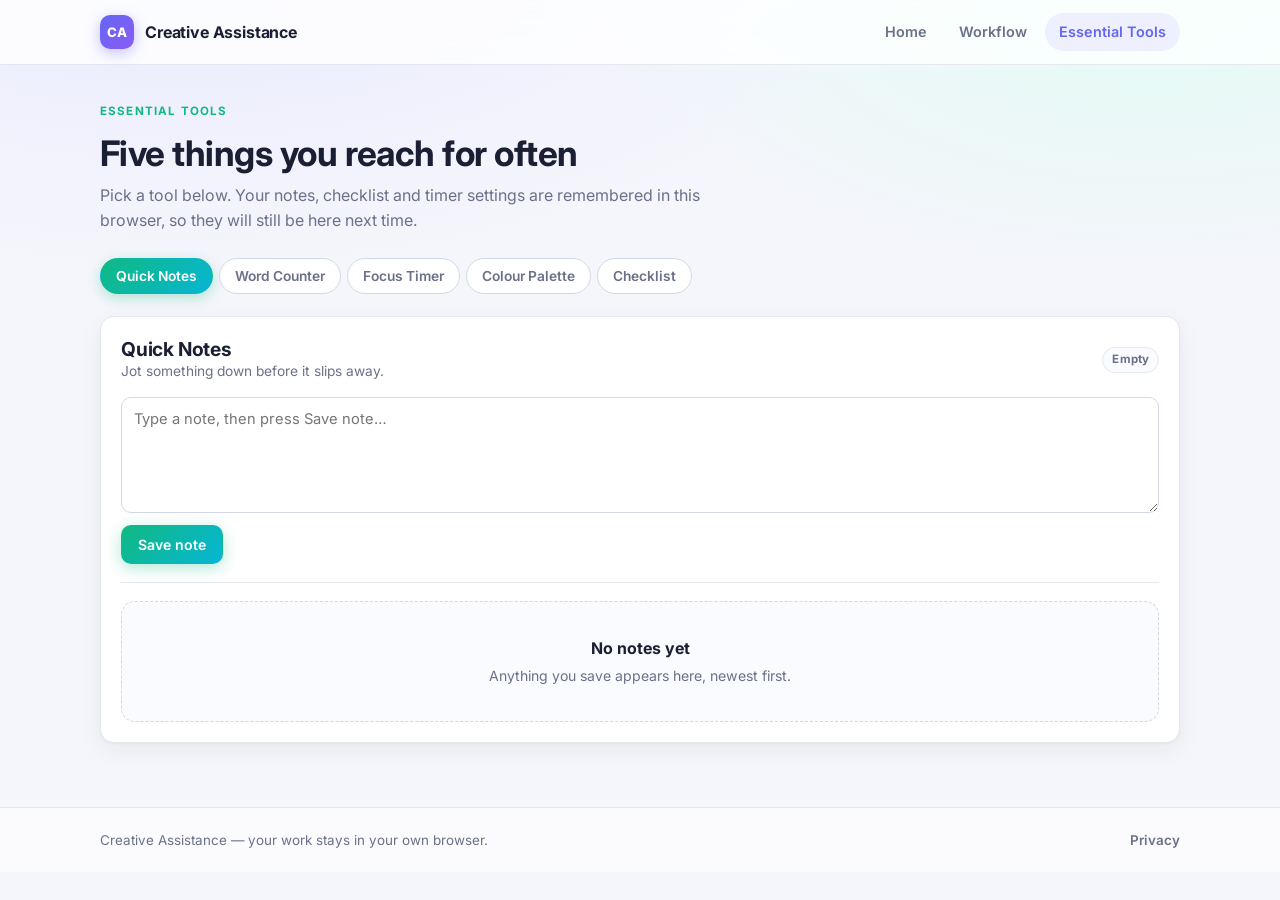
<file: essential-tools.html>
<!DOCTYPE html>
<html lang="en">
<head>
  <meta charset="UTF-8">
  <meta name="viewport" content="width=device-width, initial-scale=1.0">
  <title>Essential Tools — Creative Assistance</title>
  <meta name="description" content="Quick Notes, Word Counter, Focus Timer, Colour Palette and a Checklist — five handy creative tools that work right in your browser.">
  <meta name="theme-color" content="#10b981">
  <link rel="icon" type="image/svg+xml" href="assets/favicon.svg">
  <link rel="preconnect" href="https://fonts.googleapis.com">
  <link rel="preconnect" href="https://fonts.gstatic.com" crossorigin>
  <link rel="stylesheet" href="https://fonts.googleapis.com/css2?family=Inter:wght@400;500;600;700;800&display=swap">
  <link rel="stylesheet" href="assets/css/site.css">
</head>
<body>

  <header class="site-head" data-site-head></header>

  <main class="wrap">

    <div class="page-head">
      <span class="eyebrow" style="color:var(--tools)">Essential Tools</span>
      <h1>Five things you reach for often</h1>
      <p>Pick a tool below. Your notes, checklist and timer settings are remembered
         in this browser, so they will still be here next time.</p>
    </div>

    <div class="tool-nav" id="toolNav" role="tablist" aria-label="Tools"></div>

    <!-- Quick Notes -->
    <section class="card" id="panel-notes" role="tabpanel" aria-labelledby="tab-notes" hidden>
      <div class="card-head">
        <div>
          <h2>Quick Notes</h2>
          <p class="card-sub">Jot something down before it slips away.</p>
        </div>
        <span class="badge" id="noteCount"></span>
      </div>
      <form class="stack" id="noteForm">
        <div class="field">
          <label for="noteInput" class="sr-only">Your note</label>
          <textarea class="textarea" id="noteInput" rows="4" maxlength="2000" placeholder="Type a note, then press Save note…"></textarea>
        </div>
        <div class="row">
          <button class="btn btn-tools" type="submit">Save note</button>
          <span class="small muted" id="noteDraftHint"></span>
        </div>
      </form>
      <hr class="sep">
      <div class="stack" id="noteList"></div>
    </section>

    <!-- Word Counter -->
    <section class="card" id="panel-counter" role="tabpanel" aria-labelledby="tab-counter" hidden>
      <div class="card-head">
        <div>
          <h2>Word Counter</h2>
          <p class="card-sub">Paste or type your text — the numbers update as you go.</p>
        </div>
      </div>
      <div class="field">
        <label for="counterInput" class="sr-only">Text to count</label>
        <textarea class="textarea" id="counterInput" rows="8" placeholder="Paste your writing here…"></textarea>
      </div>
      <div class="count-grid" id="counterStats" style="margin-top:16px"></div>
      <div class="row" style="margin-top:14px">
        <button class="btn btn-sm" type="button" id="counterClear">Clear text</button>
        <button class="btn btn-sm" type="button" id="counterCopy">Copy text</button>
      </div>
    </section>

    <!-- Focus Timer -->
    <section class="card" id="panel-timer" role="tabpanel" aria-labelledby="tab-timer" hidden>
      <div class="card-head">
        <div>
          <h2>Focus Timer</h2>
          <p class="card-sub">Work in a focused stretch, then take a short break.</p>
        </div>
        <span class="badge" id="timerRounds"></span>
      </div>

      <p class="timer-mode"><span class="badge" id="timerMode"></span></p>
      <div class="timer-display" id="timerDisplay" role="timer" aria-live="off">25:00</div>
      <div class="timer-ring"><span id="timerBar" style="width:0%"></span></div>

      <div class="row" style="justify-content:center">
        <button class="btn btn-tools" type="button" id="timerStart">Start</button>
        <button class="btn" type="button" id="timerReset">Reset</button>
        <button class="btn btn-ghost btn-sm" type="button" id="timerSkip">Skip to break</button>
      </div>

      <hr class="sep">
      <div class="grid" style="grid-template-columns:repeat(auto-fit,minmax(150px,1fr))">
        <div class="field">
          <label for="focusMins">Focus minutes</label>
          <input class="input" type="number" id="focusMins" min="1" max="180" step="1" value="25">
        </div>
        <div class="field">
          <label for="breakMins">Break minutes</label>
          <input class="input" type="number" id="breakMins" min="1" max="60" step="1" value="5">
        </div>
      </div>
      <p class="small muted" style="margin-top:10px">A gentle chime plays when the time is up. Keep this tab open for the countdown to run.</p>
    </section>

    <!-- Colour Palette -->
    <section class="card" id="panel-palette" role="tabpanel" aria-labelledby="tab-palette" hidden>
      <div class="card-head">
        <div>
          <h2>Colour Palette</h2>
          <p class="card-sub">Generate a set of colours that work together. Click one to copy its code.</p>
        </div>
      </div>
      <div class="row" style="margin-bottom:16px">
        <button class="btn btn-tools" type="button" id="paletteNew">New palette</button>
        <div class="field" style="min-width:150px">
          <label for="paletteMood" class="sr-only">Palette style</label>
          <select class="select" id="paletteMood">
            <option value="harmony">Harmonious</option>
            <option value="warm">Warm</option>
            <option value="cool">Cool</option>
            <option value="pastel">Soft pastels</option>
            <option value="bold">Bold</option>
            <option value="mono">Single colour shades</option>
          </select>
        </div>
      </div>
      <div class="palette" id="paletteHost"></div>
      <div class="row" style="margin-top:14px">
        <button class="btn btn-sm" type="button" id="paletteCopyAll">Copy all codes</button>
        <button class="btn btn-sm" type="button" id="paletteSave">Keep this palette</button>
      </div>
      <div id="savedPalettes" style="margin-top:18px"></div>
    </section>

    <!-- Checklist -->
    <section class="card" id="panel-checklist" role="tabpanel" aria-labelledby="tab-checklist" hidden>
      <div class="card-head">
        <div>
          <h2>Checklist</h2>
          <p class="card-sub">A simple list for today. Tick things off as you go.</p>
        </div>
        <span class="badge" id="checkCount"></span>
      </div>
      <form class="row" id="checkForm" style="margin-bottom:16px">
        <div class="field grow" style="min-width:190px">
          <label for="checkInput" class="sr-only">New list item</label>
          <input class="input" type="text" id="checkInput" maxlength="160" placeholder="Add an item…" required>
        </div>
        <button class="btn btn-tools" type="submit">Add</button>
      </form>
      <div class="check-list" id="checkList"></div>
      <div class="row" style="margin-top:16px">
        <button class="btn btn-sm" type="button" id="checkClearDone">Remove ticked items</button>
        <button class="btn btn-sm btn-danger" type="button" id="checkClearAll">Clear the list</button>
      </div>
    </section>

  </main>

  <footer class="site-foot" data-site-foot></footer>

  <script src="assets/js/app.js"></script>
  <script src="assets/js/tools.js"></script>
</body>
</html>
</file>
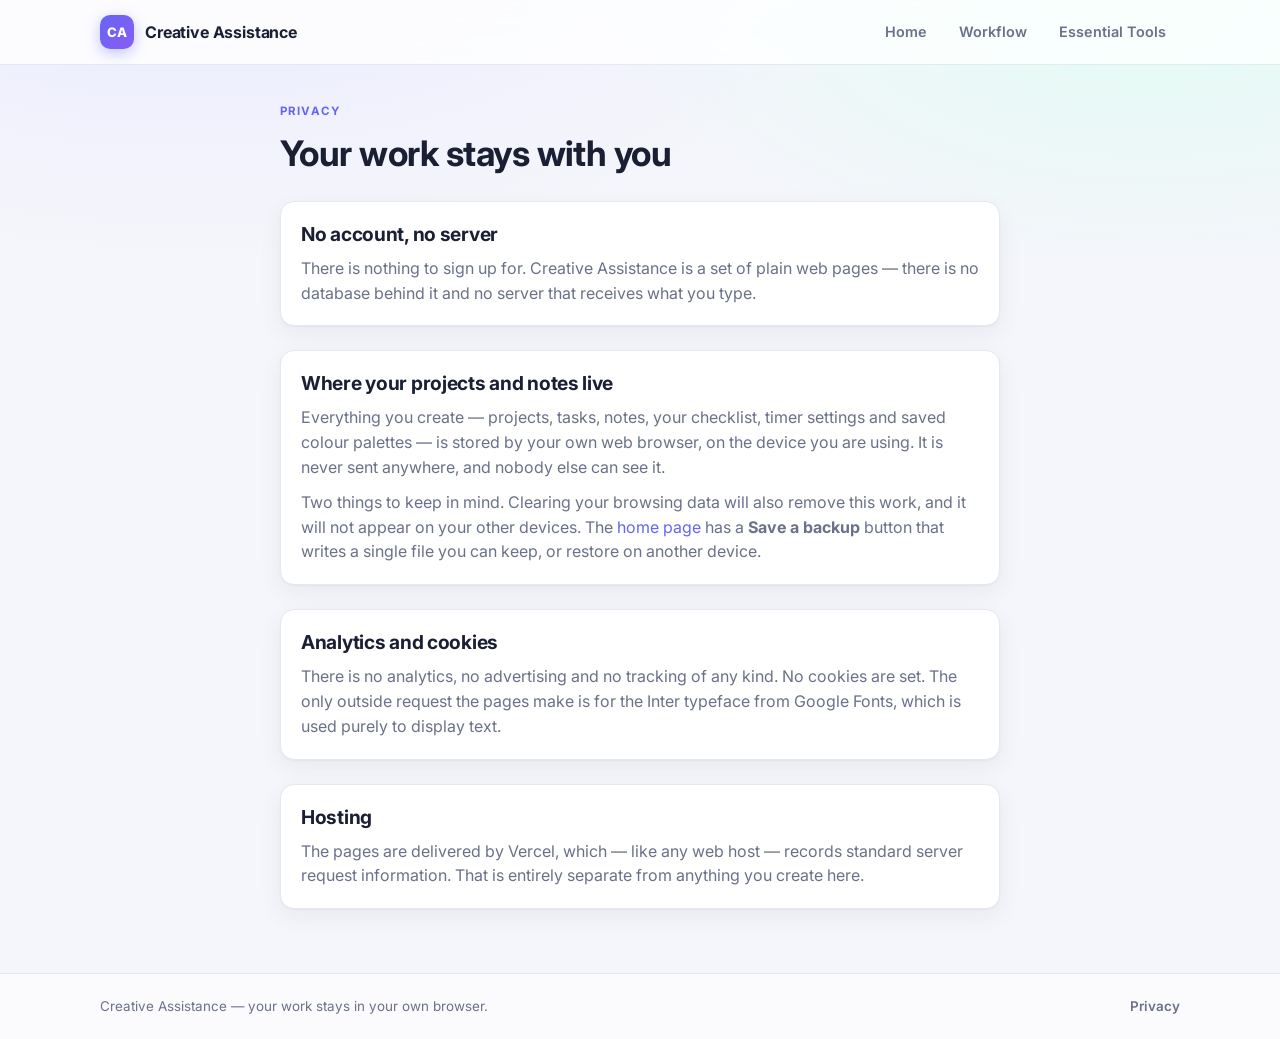
<file: privacy.html>
<!DOCTYPE html>
<html lang="en">
<head>
  <meta charset="UTF-8">
  <meta name="viewport" content="width=device-width, initial-scale=1.0">
  <title>Privacy — Creative Assistance</title>
  <meta name="description" content="Creative Assistance has no accounts, no tracking and no server. Everything you create stays in your own browser.">
  <link rel="icon" type="image/svg+xml" href="assets/favicon.svg">
  <link rel="preconnect" href="https://fonts.googleapis.com">
  <link rel="preconnect" href="https://fonts.gstatic.com" crossorigin>
  <link rel="stylesheet" href="https://fonts.googleapis.com/css2?family=Inter:wght@400;500;600;700;800&display=swap">
  <link rel="stylesheet" href="assets/css/site.css">
</head>
<body>

  <header class="site-head" data-site-head></header>

  <main class="wrap" style="max-width:760px">
    <div class="page-head">
      <span class="eyebrow">Privacy</span>
      <h1>Your work stays with you</h1>
    </div>

    <div class="stack-l">
      <section class="card">
        <h2>No account, no server</h2>
        <p class="muted" style="margin-top:10px">
          There is nothing to sign up for. Creative Assistance is a set of plain web pages —
          there is no database behind it and no server that receives what you type.
        </p>
      </section>

      <section class="card">
        <h2>Where your projects and notes live</h2>
        <p class="muted" style="margin-top:10px">
          Everything you create — projects, tasks, notes, your checklist, timer settings and
          saved colour palettes — is stored by your own web browser, on the device you are
          using. It is never sent anywhere, and nobody else can see it.
        </p>
        <p class="muted" style="margin-top:10px">
          Two things to keep in mind. Clearing your browsing data will also remove this work,
          and it will not appear on your other devices. The
          <a href="index.html">home page</a> has a <strong>Save a backup</strong> button that
          writes a single file you can keep, or restore on another device.
        </p>
      </section>

      <section class="card">
        <h2>Analytics and cookies</h2>
        <p class="muted" style="margin-top:10px">
          There is no analytics, no advertising and no tracking of any kind. No cookies are set.
          The only outside request the pages make is for the Inter typeface from Google Fonts,
          which is used purely to display text.
        </p>
      </section>

      <section class="card">
        <h2>Hosting</h2>
        <p class="muted" style="margin-top:10px">
          The pages are delivered by Vercel, which — like any web host — records standard
          server request information. That is entirely separate from anything you create here.
        </p>
      </section>
    </div>
  </main>

  <footer class="site-foot" data-site-foot></footer>

  <script src="assets/js/app.js"></script>
  <script>CA.start('privacy');</script>
</body>
</html>
</file>
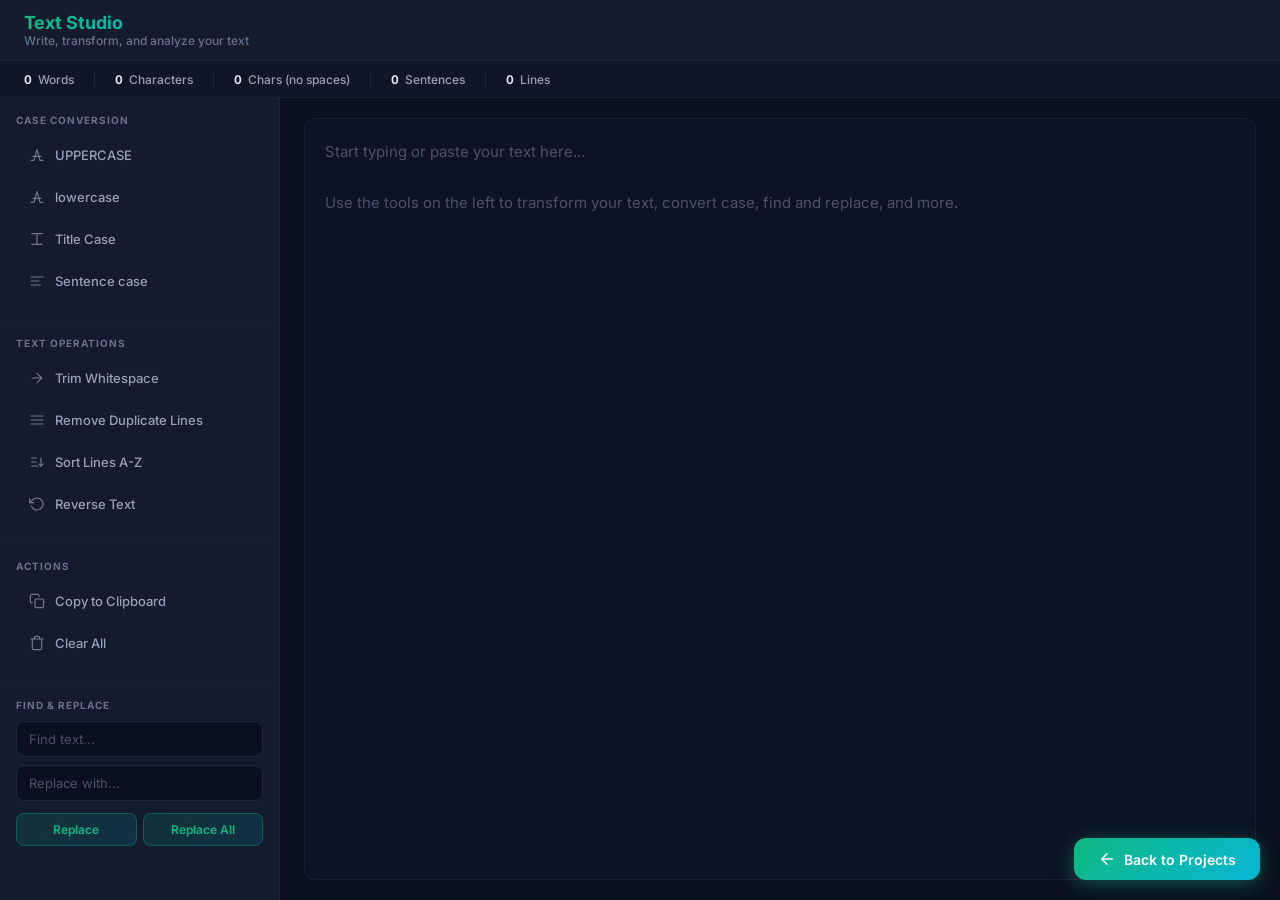
<file: text studio.html>
<!DOCTYPE html>
<html lang="en">
<head>
    <meta charset="UTF-8">
    <meta name="viewport" content="width=device-width, initial-scale=1.0">
    <title>Text Studio</title>
    <link rel="preconnect" href="https://fonts.googleapis.com/">
    <link rel="preconnect" href="https://fonts.gstatic.com/" crossorigin="">
    <link href="https://fonts.googleapis.com/css2?family=Inter:wght@300;400;500;600;700;800;900&display=swap" rel="stylesheet">
    <style>
        *, *::before, *::after {
            box-sizing: border-box;
            margin: 0;
            padding: 0;
        }

        body, html {
            height: 100%;
            font-family: 'Inter', -apple-system, BlinkMacSystemFont, 'Segoe UI', sans-serif;
            background-color: #0B101E;
            color: #e2e8f0;
            overflow: hidden;
        }

        ::-webkit-scrollbar { width: 6px; height: 6px; }
        ::-webkit-scrollbar-track { background: transparent; }
        ::-webkit-scrollbar-thumb { background: #334155; border-radius: 10px; }
        ::-webkit-scrollbar-thumb:hover { background: #475569; }

        .app-container {
            display: flex;
            flex-direction: column;
            height: 100vh;
        }

        /* Header */
        .header {
            display: flex;
            align-items: center;
            justify-content: space-between;
            padding: 12px 24px;
            background: #131B2C;
            border-bottom: 1px solid rgba(30, 41, 59, 0.8);
            flex-shrink: 0;
        }

        .header-left {
            display: flex;
            align-items: center;
            gap: 16px;
        }

        .header-title {
            font-size: 18px;
            font-weight: 700;
            background: linear-gradient(135deg, #10b981, #06b6d4);
            -webkit-background-clip: text;
            -webkit-text-fill-color: transparent;
            background-clip: text;
        }

        .header-subtitle {
            font-size: 12px;
            color: #64748b;
            font-weight: 500;
        }

        /* Stats Bar */
        .stats-bar {
            display: flex;
            align-items: center;
            gap: 20px;
            padding: 10px 24px;
            background: rgba(19, 27, 44, 0.6);
            border-bottom: 1px solid rgba(30, 41, 59, 0.5);
            flex-shrink: 0;
            flex-wrap: wrap;
        }

        .stat-item {
            display: flex;
            align-items: center;
            gap: 6px;
            font-size: 12px;
            color: #94a3b8;
        }

        .stat-value {
            font-weight: 700;
            color: #e2e8f0;
            font-variant-numeric: tabular-nums;
        }

        .stat-label {
            font-weight: 500;
        }

        .stat-divider {
            width: 1px;
            height: 16px;
            background: #1e293b;
        }

        /* Main Content */
        .main-content {
            display: flex;
            flex: 1;
            min-height: 0;
        }

        /* Toolbar Panel */
        .toolbar-panel {
            width: 280px;
            background: #131B2C;
            border-right: 1px solid rgba(30, 41, 59, 0.8);
            display: flex;
            flex-direction: column;
            overflow-y: auto;
            flex-shrink: 0;
        }

        .tool-section {
            padding: 16px;
            border-bottom: 1px solid rgba(30, 41, 59, 0.5);
        }

        .tool-section-title {
            font-size: 10px;
            font-weight: 700;
            text-transform: uppercase;
            letter-spacing: 0.1em;
            color: #64748b;
            margin-bottom: 10px;
        }

        .tool-btn {
            display: flex;
            align-items: center;
            gap: 10px;
            width: 100%;
            padding: 10px 12px;
            margin-bottom: 4px;
            background: transparent;
            border: 1px solid transparent;
            border-radius: 10px;
            color: #94a3b8;
            font-size: 13px;
            font-weight: 500;
            cursor: pointer;
            transition: all 0.2s ease;
            font-family: inherit;
            text-align: left;
        }

        .tool-btn:hover {
            background: rgba(30, 41, 59, 0.4);
            color: #e2e8f0;
            border-color: rgba(30, 41, 59, 0.6);
        }

        .tool-btn:active {
            transform: scale(0.98);
        }

        .tool-btn svg {
            flex-shrink: 0;
            opacity: 0.7;
        }

        .tool-btn:hover svg {
            opacity: 1;
        }

        /* Find and Replace */
        .find-replace-section {
            padding: 16px;
        }

        .find-replace-title {
            font-size: 10px;
            font-weight: 700;
            text-transform: uppercase;
            letter-spacing: 0.1em;
            color: #64748b;
            margin-bottom: 10px;
        }

        .fr-input {
            width: 100%;
            padding: 9px 12px;
            margin-bottom: 8px;
            background: #0B101E;
            border: 1px solid #1e293b;
            border-radius: 8px;
            color: #f8fafc;
            font-size: 13px;
            font-family: inherit;
            outline: none;
            transition: all 0.2s ease;
        }

        .fr-input:focus {
            border-color: #10b981;
            box-shadow: 0 0 0 3px rgba(16, 185, 129, 0.15);
        }

        .fr-input::placeholder {
            color: #475569;
        }

        .fr-actions {
            display: flex;
            gap: 6px;
            margin-top: 4px;
        }

        .fr-btn {
            flex: 1;
            padding: 8px 12px;
            background: linear-gradient(135deg, rgba(16, 185, 129, 0.15), rgba(6, 182, 212, 0.15));
            border: 1px solid rgba(16, 185, 129, 0.3);
            border-radius: 8px;
            color: #10b981;
            font-size: 12px;
            font-weight: 600;
            cursor: pointer;
            transition: all 0.2s ease;
            font-family: inherit;
        }

        .fr-btn:hover {
            background: linear-gradient(135deg, rgba(16, 185, 129, 0.25), rgba(6, 182, 212, 0.25));
            border-color: rgba(16, 185, 129, 0.5);
            transform: translateY(-1px);
        }

        .fr-btn:active {
            transform: translateY(0);
        }

        .fr-result {
            margin-top: 8px;
            font-size: 11px;
            color: #64748b;
            min-height: 16px;
        }

        .fr-result.success {
            color: #10b981;
        }

        /* Editor Area */
        .editor-area {
            flex: 1;
            display: flex;
            flex-direction: column;
            min-width: 0;
        }

        .textarea-wrapper {
            flex: 1;
            padding: 20px 24px;
            display: flex;
            flex-direction: column;
        }

        #editor {
            flex: 1;
            width: 100%;
            padding: 20px;
            background: rgba(19, 27, 44, 0.4);
            border: 1px solid rgba(30, 41, 59, 0.6);
            border-radius: 12px;
            color: #f8fafc;
            font-size: 15px;
            font-family: 'Inter', sans-serif;
            line-height: 1.7;
            resize: none;
            outline: none;
            transition: border-color 0.2s ease, box-shadow 0.2s ease;
        }

        #editor:focus {
            border-color: rgba(16, 185, 129, 0.4);
            box-shadow: 0 0 0 4px rgba(16, 185, 129, 0.08);
        }

        #editor::placeholder {
            color: #475569;
        }

        /* Navigation Button */
        #navBtn {
            position: fixed;
            bottom: 20px;
            right: 20px;
            z-index: 999999;
            background: linear-gradient(135deg, #10b981, #06b6d4);
            color: white;
            border: none;
            padding: 12px 24px;
            border-radius: 12px;
            font-family: 'Inter', -apple-system, BlinkMacSystemFont, 'Segoe UI', sans-serif;
            font-weight: 600;
            font-size: 14px;
            cursor: pointer;
            box-shadow: 0 4px 20px rgba(16, 185, 129, 0.4);
            transition: all 0.3s ease;
            display: flex;
            align-items: center;
            gap: 8px;
        }

        #navBtn:hover {
            transform: translateY(-2px);
            box-shadow: 0 6px 30px rgba(16, 185, 129, 0.6);
        }

        #navBtn:active {
            transform: translateY(0);
        }

        /* Toast notification */
        .toast {
            position: fixed;
            bottom: 70px;
            right: 20px;
            background: #1e293b;
            color: #e2e8f0;
            padding: 10px 18px;
            border-radius: 10px;
            font-size: 13px;
            font-weight: 500;
            box-shadow: 0 10px 40px rgba(0, 0, 0, 0.5);
            border: 1px solid #334155;
            opacity: 0;
            transform: translateY(10px);
            transition: all 0.3s ease;
            z-index: 999998;
        }

        .toast.show {
            opacity: 1;
            transform: translateY(0);
        }

        /* Responsive */
        @media (max-width: 768px) {
            .toolbar-panel {
                display: none;
            }

            .header {
                padding: 12px 16px;
            }

            .stats-bar {
                padding: 8px 16px;
                gap: 12px;
            }

            .textarea-wrapper {
                padding: 12px;
            }

            .mobile-tools {
                display: flex;
                flex-wrap: wrap;
                gap: 6px;
                padding: 8px 12px;
                background: #131B2C;
                border-bottom: 1px solid rgba(30, 41, 59, 0.5);
                overflow-x: auto;
            }

            .mobile-tool-btn {
                padding: 6px 12px;
                background: rgba(30, 41, 59, 0.4);
                border: 1px solid #1e293b;
                border-radius: 8px;
                color: #94a3b8;
                font-size: 11px;
                font-weight: 600;
                cursor: pointer;
                white-space: nowrap;
                font-family: inherit;
            }

            .mobile-tool-btn:active {
                background: rgba(16, 185, 129, 0.15);
                color: #10b981;
            }
        }

        @media (min-width: 769px) {
            .mobile-tools {
                display: none;
            }
        }
    </style>
</head>
<body>
    <div class="app-container">
        <!-- Header -->
        <div class="header">
            <div class="header-left">
                <div>
                    <div class="header-title">Text Studio</div>
                    <div class="header-subtitle">Write, transform, and analyze your text</div>
                </div>
            </div>
        </div>

        <!-- Stats Bar -->
        <div class="stats-bar">
            <div class="stat-item">
                <span class="stat-value" id="wordCount">0</span>
                <span class="stat-label">Words</span>
            </div>
            <div class="stat-divider"></div>
            <div class="stat-item">
                <span class="stat-value" id="charCount">0</span>
                <span class="stat-label">Characters</span>
            </div>
            <div class="stat-divider"></div>
            <div class="stat-item">
                <span class="stat-value" id="charNoSpaceCount">0</span>
                <span class="stat-label">Chars (no spaces)</span>
            </div>
            <div class="stat-divider"></div>
            <div class="stat-item">
                <span class="stat-value" id="sentenceCount">0</span>
                <span class="stat-label">Sentences</span>
            </div>
            <div class="stat-divider"></div>
            <div class="stat-item">
                <span class="stat-value" id="lineCount">0</span>
                <span class="stat-label">Lines</span>
            </div>
        </div>

        <!-- Mobile Tools (visible on small screens) -->
        <div class="mobile-tools">
            <button class="mobile-tool-btn" onclick="toUpperCase()">UPPER</button>
            <button class="mobile-tool-btn" onclick="toLowerCase()">lower</button>
            <button class="mobile-tool-btn" onclick="toTitleCase()">Title</button>
            <button class="mobile-tool-btn" onclick="toSentenceCase()">Sentence</button>
            <button class="mobile-tool-btn" onclick="trimWhitespace()">Trim</button>
            <button class="mobile-tool-btn" onclick="removeDuplicateLines()">Dedup</button>
            <button class="mobile-tool-btn" onclick="copyText()">Copy</button>
            <button class="mobile-tool-btn" onclick="clearText()">Clear</button>
        </div>

        <!-- Main Content -->
        <div class="main-content">
            <!-- Toolbar Panel (desktop) -->
            <div class="toolbar-panel">
                <!-- Case Conversion -->
                <div class="tool-section">
                    <div class="tool-section-title">Case Conversion</div>
                    <button class="tool-btn" onclick="toUpperCase()">
                        <svg width="16" height="16" viewBox="0 0 24 24" fill="none" stroke="currentColor" stroke-width="1.75" stroke-linecap="round" stroke-linejoin="round"><path d="M3 20h4.5L12 4l4.5 16H21"/><path d="M6 14h12"/></svg>
                        UPPERCASE
                    </button>
                    <button class="tool-btn" onclick="toLowerCase()">
                        <svg width="16" height="16" viewBox="0 0 24 24" fill="none" stroke="currentColor" stroke-width="1.75" stroke-linecap="round" stroke-linejoin="round"><path d="M3 20h4.5L12 4l4.5 16H21"/><path d="M6 14h12"/></svg>
                        lowercase
                    </button>
                    <button class="tool-btn" onclick="toTitleCase()">
                        <svg width="16" height="16" viewBox="0 0 24 24" fill="none" stroke="currentColor" stroke-width="1.75" stroke-linecap="round" stroke-linejoin="round"><path d="M4 20h16"/><path d="M12 4v16"/><path d="M4 4h16"/></svg>
                        Title Case
                    </button>
                    <button class="tool-btn" onclick="toSentenceCase()">
                        <svg width="16" height="16" viewBox="0 0 24 24" fill="none" stroke="currentColor" stroke-width="1.75" stroke-linecap="round" stroke-linejoin="round"><line x1="21" y1="6" x2="3" y2="6"/><line x1="15" y1="12" x2="3" y2="12"/><line x1="17" y1="18" x2="3" y2="18"/></svg>
                        Sentence case
                    </button>
                </div>

                <!-- Text Operations -->
                <div class="tool-section">
                    <div class="tool-section-title">Text Operations</div>
                    <button class="tool-btn" onclick="trimWhitespace()">
                        <svg width="16" height="16" viewBox="0 0 24 24" fill="none" stroke="currentColor" stroke-width="1.75" stroke-linecap="round" stroke-linejoin="round"><path d="M5 12h14"/><path d="m12 5 7 7-7 7"/></svg>
                        Trim Whitespace
                    </button>
                    <button class="tool-btn" onclick="removeDuplicateLines()">
                        <svg width="16" height="16" viewBox="0 0 24 24" fill="none" stroke="currentColor" stroke-width="1.75" stroke-linecap="round" stroke-linejoin="round"><path d="M3 6h18"/><path d="M3 12h18"/><path d="M3 18h18"/></svg>
                        Remove Duplicate Lines
                    </button>
                    <button class="tool-btn" onclick="sortLines()">
                        <svg width="16" height="16" viewBox="0 0 24 24" fill="none" stroke="currentColor" stroke-width="1.75" stroke-linecap="round" stroke-linejoin="round"><line x1="4" y1="6" x2="11" y2="6"/><line x1="4" y1="12" x2="11" y2="12"/><line x1="4" y1="18" x2="13" y2="18"/><polyline points="15 15 18 18 21 15"/><line x1="18" y1="6" x2="18" y2="18"/></svg>
                        Sort Lines A-Z
                    </button>
                    <button class="tool-btn" onclick="reverseText()">
                        <svg width="16" height="16" viewBox="0 0 24 24" fill="none" stroke="currentColor" stroke-width="1.75" stroke-linecap="round" stroke-linejoin="round"><polyline points="1 4 1 10 7 10"/><path d="M3.51 15a9 9 0 1 0 2.13-9.36L1 10"/></svg>
                        Reverse Text
                    </button>
                </div>

                <!-- Actions -->
                <div class="tool-section">
                    <div class="tool-section-title">Actions</div>
                    <button class="tool-btn" onclick="copyText()">
                        <svg width="16" height="16" viewBox="0 0 24 24" fill="none" stroke="currentColor" stroke-width="1.75" stroke-linecap="round" stroke-linejoin="round"><rect x="9" y="9" width="13" height="13" rx="2" ry="2"/><path d="M5 15H4a2 2 0 0 1-2-2V4a2 2 0 0 1 2-2h9a2 2 0 0 1 2 2v1"/></svg>
                        Copy to Clipboard
                    </button>
                    <button class="tool-btn" onclick="clearText()">
                        <svg width="16" height="16" viewBox="0 0 24 24" fill="none" stroke="currentColor" stroke-width="1.75" stroke-linecap="round" stroke-linejoin="round"><polyline points="3 6 5 6 21 6"/><path d="M19 6v14a2 2 0 0 1-2 2H7a2 2 0 0 1-2-2V6m3 0V4a2 2 0 0 1 2-2h4a2 2 0 0 1 2 2v2"/></svg>
                        Clear All
                    </button>
                </div>

                <!-- Find and Replace -->
                <div class="find-replace-section">
                    <div class="find-replace-title">Find &amp; Replace</div>
                    <input type="text" class="fr-input" id="findInput" placeholder="Find text...">
                    <input type="text" class="fr-input" id="replaceInput" placeholder="Replace with...">
                    <div class="fr-actions">
                        <button class="fr-btn" onclick="findAndReplace(false)">Replace</button>
                        <button class="fr-btn" onclick="findAndReplace(true)">Replace All</button>
                    </div>
                    <div class="fr-result" id="frResult"></div>
                </div>
            </div>

            <!-- Editor Area -->
            <div class="editor-area">
                <div class="textarea-wrapper">
                    <textarea id="editor" placeholder="Start typing or paste your text here...&#10;&#10;Use the tools on the left to transform your text, convert case, find and replace, and more."></textarea>
                </div>
            </div>
        </div>
    </div>

    <!-- Navigation Button -->
    <button id="navBtn" onclick="navigateToProjects()">
        <svg width="18" height="18" viewBox="0 0 24 24" fill="none" stroke="currentColor" stroke-width="2" stroke-linecap="round" stroke-linejoin="round">
            <path d="M19 12H5M12 19l-7-7 7-7"></path>
        </svg>
        Back to Projects
    </button>

    <!-- Toast -->
    <div class="toast" id="toast"></div>

    <script>
        const editor = document.getElementById('editor');
        const toast = document.getElementById('toast');

        // Update stats on input
        editor.addEventListener('input', updateStats);

        function updateStats() {
            const text = editor.value;

            // Word count
            const words = text.trim() === '' ? 0 : text.trim().split(/\s+/).length;
            document.getElementById('wordCount').textContent = words;

            // Character count
            document.getElementById('charCount').textContent = text.length;

            // Characters without spaces
            document.getElementById('charNoSpaceCount').textContent = text.replace(/\s/g, '').length;

            // Sentence count
            const sentences = text.trim() === '' ? 0 : text.split(/[.!?]+/).filter(s => s.trim().length > 0).length;
            document.getElementById('sentenceCount').textContent = sentences;

            // Line count
            const lines = text === '' ? 0 : text.split('\n').length;
            document.getElementById('lineCount').textContent = lines;
        }

        // Case conversions
        function toUpperCase() {
            const start = editor.selectionStart;
            const end = editor.selectionEnd;
            if (start !== end) {
                const selected = editor.value.substring(start, end);
                editor.value = editor.value.substring(0, start) + selected.toUpperCase() + editor.value.substring(end);
            } else {
                editor.value = editor.value.toUpperCase();
            }
            updateStats();
            showToast('Converted to UPPERCASE');
        }

        function toLowerCase() {
            const start = editor.selectionStart;
            const end = editor.selectionEnd;
            if (start !== end) {
                const selected = editor.value.substring(start, end);
                editor.value = editor.value.substring(0, start) + selected.toLowerCase() + editor.value.substring(end);
            } else {
                editor.value = editor.value.toLowerCase();
            }
            updateStats();
            showToast('Converted to lowercase');
        }

        function toTitleCase() {
            const start = editor.selectionStart;
            const end = editor.selectionEnd;
            const convert = (str) => str.replace(/\w\S*/g, (txt) => txt.charAt(0).toUpperCase() + txt.substr(1).toLowerCase());

            if (start !== end) {
                const selected = editor.value.substring(start, end);
                editor.value = editor.value.substring(0, start) + convert(selected) + editor.value.substring(end);
            } else {
                editor.value = convert(editor.value);
            }
            updateStats();
            showToast('Converted to Title Case');
        }

        function toSentenceCase() {
            const start = editor.selectionStart;
            const end = editor.selectionEnd;
            const convert = (str) => {
                return str.toLowerCase().replace(/(^\s*\w|[.!?]\s+\w)/g, (c) => c.toUpperCase());
            };

            if (start !== end) {
                const selected = editor.value.substring(start, end);
                editor.value = editor.value.substring(0, start) + convert(selected) + editor.value.substring(end);
            } else {
                editor.value = convert(editor.value);
            }
            updateStats();
            showToast('Converted to Sentence case');
        }

        // Text operations
        function trimWhitespace() {
            editor.value = editor.value.split('\n').map(line => line.trim()).join('\n').replace(/\n{3,}/g, '\n\n');
            updateStats();
            showToast('Whitespace trimmed');
        }

        function removeDuplicateLines() {
            const lines = editor.value.split('\n');
            const unique = [...new Set(lines)];
            const removed = lines.length - unique.length;
            editor.value = unique.join('\n');
            updateStats();
            showToast(removed > 0 ? `Removed ${removed} duplicate line${removed > 1 ? 's' : ''}` : 'No duplicates found');
        }

        function sortLines() {
            const lines = editor.value.split('\n');
            editor.value = lines.sort((a, b) => a.localeCompare(b)).join('\n');
            updateStats();
            showToast('Lines sorted A-Z');
        }

        function reverseText() {
            editor.value = editor.value.split('').reverse().join('');
            updateStats();
            showToast('Text reversed');
        }

        // Actions
        function copyText() {
            if (editor.value.trim() === '') {
                showToast('Nothing to copy');
                return;
            }
            navigator.clipboard.writeText(editor.value).then(() => {
                showToast('Copied to clipboard');
            }).catch(() => {
                // Fallback
                editor.select();
                document.execCommand('copy');
                showToast('Copied to clipboard');
            });
        }

        function clearText() {
            if (editor.value.trim() === '') return;
            editor.value = '';
            updateStats();
            showToast('Text cleared');
        }

        // Find and Replace
        function findAndReplace(replaceAll) {
            const findText = document.getElementById('findInput').value;
            const replaceText = document.getElementById('replaceInput').value;
            const resultEl = document.getElementById('frResult');

            if (!findText) {
                resultEl.textContent = 'Enter text to find';
                resultEl.className = 'fr-result';
                return;
            }

            const occurrences = editor.value.split(findText).length - 1;

            if (occurrences === 0) {
                resultEl.textContent = 'No matches found';
                resultEl.className = 'fr-result';
                return;
            }

            if (replaceAll) {
                editor.value = editor.value.split(findText).join(replaceText);
                resultEl.textContent = `Replaced ${occurrences} occurrence${occurrences > 1 ? 's' : ''}`;
            } else {
                editor.value = editor.value.replace(findText, replaceText);
                resultEl.textContent = `Replaced 1 of ${occurrences} occurrence${occurrences > 1 ? 's' : ''}`;
            }

            resultEl.className = 'fr-result success';
            updateStats();
        }

        // Toast
        function showToast(message) {
            toast.textContent = message;
            toast.classList.add('show');
            clearTimeout(toast._timeout);
            toast._timeout = setTimeout(() => {
                toast.classList.remove('show');
            }, 2000);
        }

        // Navigation
        function navigateToProjects() {
            window.location.href = 'index.html';
        }

        // Initialize
        updateStats();
    </script>
</body>
</html>
</file>
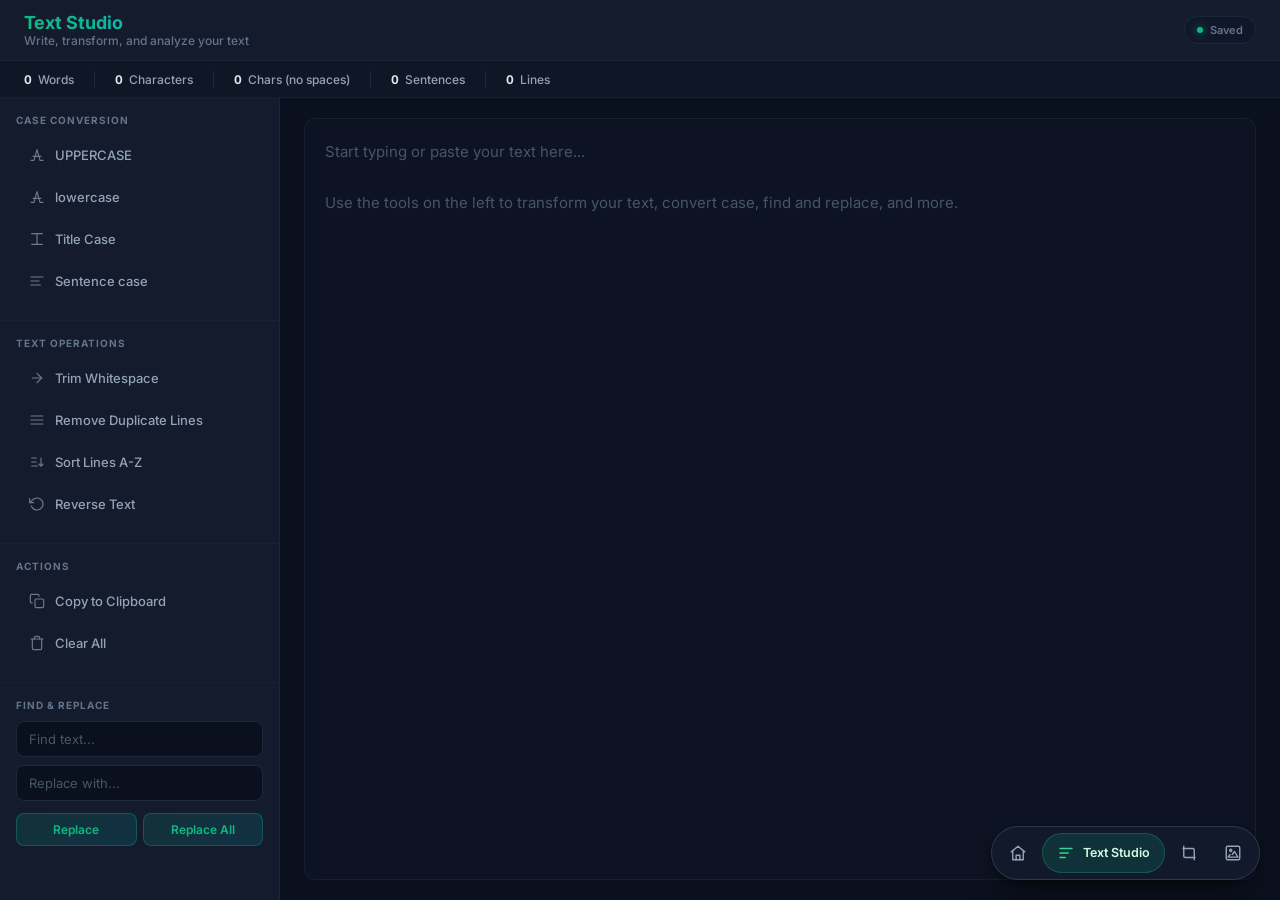
<file: text-studio.html>
<!DOCTYPE html>
<html lang="en">
<head>
    <meta charset="UTF-8">
    <meta name="viewport" content="width=device-width, initial-scale=1.0">
    <title>Text Studio</title>
    <link rel="preconnect" href="https://fonts.googleapis.com/">
    <link rel="preconnect" href="https://fonts.gstatic.com/" crossorigin="">
    <link href="https://fonts.googleapis.com/css2?family=Inter:wght@300;400;500;600;700;800;900&display=swap" rel="stylesheet">
    <style>
        *, *::before, *::after {
            box-sizing: border-box;
            margin: 0;
            padding: 0;
        }

        body, html {
            height: 100%;
            font-family: 'Inter', -apple-system, BlinkMacSystemFont, 'Segoe UI', sans-serif;
            background-color: #0B101E;
            color: #e2e8f0;
            overflow: hidden;
        }

        ::-webkit-scrollbar { width: 6px; height: 6px; }
        ::-webkit-scrollbar-track { background: transparent; }
        ::-webkit-scrollbar-thumb { background: #334155; border-radius: 10px; }
        ::-webkit-scrollbar-thumb:hover { background: #475569; }

        .app-container {
            display: flex;
            flex-direction: column;
            height: 100vh;
        }

        /* Header */
        .header {
            display: flex;
            align-items: center;
            justify-content: space-between;
            padding: 12px 24px;
            background: #131B2C;
            border-bottom: 1px solid rgba(30, 41, 59, 0.8);
            flex-shrink: 0;
        }

        .header-left {
            display: flex;
            align-items: center;
            gap: 16px;
        }

        .header-title {
            font-size: 18px;
            font-weight: 700;
            background: linear-gradient(135deg, #10b981, #06b6d4);
            -webkit-background-clip: text;
            -webkit-text-fill-color: transparent;
            background-clip: text;
        }

        .header-subtitle {
            font-size: 12px;
            color: #64748b;
            font-weight: 500;
        }

        /* Autosave indicator */
        .save-status {
            display: inline-flex;
            align-items: center;
            gap: 7px;
            font-size: 11px;
            font-weight: 600;
            color: #64748b;
            background: rgba(15, 23, 42, 0.6);
            border: 1px solid rgba(30, 41, 59, 0.9);
            border-radius: 999px;
            padding: 6px 12px;
            white-space: nowrap;
        }

        .save-status .dot {
            width: 6px;
            height: 6px;
            border-radius: 50%;
            background: #10b981;
            box-shadow: 0 0 8px rgba(16, 185, 129, 0.7);
            flex-shrink: 0;
            transition: background 0.2s ease, box-shadow 0.2s ease;
        }

        .save-status.is-saving .dot {
            background: #f59e0b;
            box-shadow: 0 0 8px rgba(245, 158, 11, 0.7);
        }

        .save-status.is-error .dot {
            background: #ef4444;
            box-shadow: 0 0 8px rgba(239, 68, 68, 0.7);
        }

        /* Stats Bar */
        .stats-bar {
            display: flex;
            align-items: center;
            gap: 20px;
            padding: 10px 24px;
            background: rgba(19, 27, 44, 0.6);
            border-bottom: 1px solid rgba(30, 41, 59, 0.5);
            flex-shrink: 0;
            flex-wrap: wrap;
        }

        .stat-item {
            display: flex;
            align-items: center;
            gap: 6px;
            font-size: 12px;
            color: #94a3b8;
        }

        .stat-value {
            font-weight: 700;
            color: #e2e8f0;
            font-variant-numeric: tabular-nums;
        }

        .stat-label {
            font-weight: 500;
        }

        .stat-divider {
            width: 1px;
            height: 16px;
            background: #1e293b;
        }

        /* Main Content */
        .main-content {
            display: flex;
            flex: 1;
            min-height: 0;
        }

        /* Toolbar Panel */
        .toolbar-panel {
            width: 280px;
            background: #131B2C;
            border-right: 1px solid rgba(30, 41, 59, 0.8);
            display: flex;
            flex-direction: column;
            overflow-y: auto;
            flex-shrink: 0;
        }

        .tool-section {
            padding: 16px;
            border-bottom: 1px solid rgba(30, 41, 59, 0.5);
        }

        .tool-section-title {
            font-size: 10px;
            font-weight: 700;
            text-transform: uppercase;
            letter-spacing: 0.1em;
            color: #64748b;
            margin-bottom: 10px;
        }

        .tool-btn {
            display: flex;
            align-items: center;
            gap: 10px;
            width: 100%;
            padding: 10px 12px;
            margin-bottom: 4px;
            background: transparent;
            border: 1px solid transparent;
            border-radius: 10px;
            color: #94a3b8;
            font-size: 13px;
            font-weight: 500;
            cursor: pointer;
            transition: all 0.2s ease;
            font-family: inherit;
            text-align: left;
        }

        .tool-btn:hover {
            background: rgba(30, 41, 59, 0.4);
            color: #e2e8f0;
            border-color: rgba(30, 41, 59, 0.6);
        }

        .tool-btn:active {
            transform: scale(0.98);
        }

        .tool-btn svg {
            flex-shrink: 0;
            opacity: 0.7;
        }

        .tool-btn:hover svg {
            opacity: 1;
        }

        /* Find and Replace */
        .find-replace-section {
            padding: 16px;
        }

        .find-replace-title {
            font-size: 10px;
            font-weight: 700;
            text-transform: uppercase;
            letter-spacing: 0.1em;
            color: #64748b;
            margin-bottom: 10px;
        }

        .fr-input {
            width: 100%;
            padding: 9px 12px;
            margin-bottom: 8px;
            background: #0B101E;
            border: 1px solid #1e293b;
            border-radius: 8px;
            color: #f8fafc;
            font-size: 13px;
            font-family: inherit;
            outline: none;
            transition: all 0.2s ease;
        }

        .fr-input:focus {
            border-color: #10b981;
            box-shadow: 0 0 0 3px rgba(16, 185, 129, 0.15);
        }

        .fr-input::placeholder {
            color: #475569;
        }

        .fr-actions {
            display: flex;
            gap: 6px;
            margin-top: 4px;
        }

        .fr-btn {
            flex: 1;
            padding: 8px 12px;
            background: linear-gradient(135deg, rgba(16, 185, 129, 0.15), rgba(6, 182, 212, 0.15));
            border: 1px solid rgba(16, 185, 129, 0.3);
            border-radius: 8px;
            color: #10b981;
            font-size: 12px;
            font-weight: 600;
            cursor: pointer;
            transition: all 0.2s ease;
            font-family: inherit;
        }

        .fr-btn:hover {
            background: linear-gradient(135deg, rgba(16, 185, 129, 0.25), rgba(6, 182, 212, 0.25));
            border-color: rgba(16, 185, 129, 0.5);
            transform: translateY(-1px);
        }

        .fr-btn:active {
            transform: translateY(0);
        }

        .fr-result {
            margin-top: 8px;
            font-size: 11px;
            color: #64748b;
            min-height: 16px;
        }

        .fr-result.success {
            color: #10b981;
        }

        /* Editor Area */
        .editor-area {
            flex: 1;
            display: flex;
            flex-direction: column;
            min-width: 0;
        }

        .textarea-wrapper {
            flex: 1;
            padding: 20px 24px;
            display: flex;
            flex-direction: column;
        }

        #editor {
            flex: 1;
            width: 100%;
            padding: 20px;
            background: rgba(19, 27, 44, 0.4);
            border: 1px solid rgba(30, 41, 59, 0.6);
            border-radius: 12px;
            color: #f8fafc;
            font-size: 15px;
            font-family: 'Inter', sans-serif;
            line-height: 1.7;
            resize: none;
            outline: none;
            transition: border-color 0.2s ease, box-shadow 0.2s ease;
        }

        #editor:focus {
            border-color: rgba(16, 185, 129, 0.4);
            box-shadow: 0 0 0 4px rgba(16, 185, 129, 0.08);
        }

        #editor::placeholder {
            color: #475569;
        }

        /* Toast notification (sits above the shared page switcher) */
        .toast {
            position: fixed;
            bottom: 90px;
            right: 20px;
            background: #1e293b;
            color: #e2e8f0;
            padding: 10px 18px;
            border-radius: 10px;
            font-size: 13px;
            font-weight: 500;
            box-shadow: 0 10px 40px rgba(0, 0, 0, 0.5);
            border: 1px solid #334155;
            opacity: 0;
            transform: translateY(10px);
            transition: all 0.3s ease;
            z-index: 999998;
        }

        .toast.show {
            opacity: 1;
            transform: translateY(0);
        }

        /* Responsive */
        @media (max-width: 768px) {
            .toolbar-panel {
                display: none;
            }

            .header {
                padding: 12px 16px;
            }

            .save-status {
                padding: 6px 9px;
            }

            .save-status .label {
                display: none;
            }

            .stats-bar {
                padding: 8px 16px;
                gap: 12px;
            }

            .textarea-wrapper {
                padding: 12px;
            }

            .mobile-tools {
                display: flex;
                flex-wrap: wrap;
                gap: 6px;
                padding: 8px 12px;
                background: #131B2C;
                border-bottom: 1px solid rgba(30, 41, 59, 0.5);
                overflow-x: auto;
            }

            .mobile-tool-btn {
                padding: 6px 12px;
                background: rgba(30, 41, 59, 0.4);
                border: 1px solid #1e293b;
                border-radius: 8px;
                color: #94a3b8;
                font-size: 11px;
                font-weight: 600;
                cursor: pointer;
                white-space: nowrap;
                font-family: inherit;
            }

            .mobile-tool-btn:active {
                background: rgba(16, 185, 129, 0.15);
                color: #10b981;
            }
        }

        @media (min-width: 769px) {
            .mobile-tools {
                display: none;
            }
        }
    </style>
</head>
<body>
    <div class="app-container">
        <!-- Header -->
        <div class="header">
            <div class="header-left">
                <div>
                    <div class="header-title">Text Studio</div>
                    <div class="header-subtitle">Write, transform, and analyze your text</div>
                </div>
            </div>
            <div class="save-status" id="saveStatus" title="Your text is kept in this browser, even if you close the tab">
                <span class="dot"></span>
                <span class="label" id="saveStatusText">Saved</span>
            </div>
        </div>

        <!-- Stats Bar -->
        <div class="stats-bar">
            <div class="stat-item">
                <span class="stat-value" id="wordCount">0</span>
                <span class="stat-label">Words</span>
            </div>
            <div class="stat-divider"></div>
            <div class="stat-item">
                <span class="stat-value" id="charCount">0</span>
                <span class="stat-label">Characters</span>
            </div>
            <div class="stat-divider"></div>
            <div class="stat-item">
                <span class="stat-value" id="charNoSpaceCount">0</span>
                <span class="stat-label">Chars (no spaces)</span>
            </div>
            <div class="stat-divider"></div>
            <div class="stat-item">
                <span class="stat-value" id="sentenceCount">0</span>
                <span class="stat-label">Sentences</span>
            </div>
            <div class="stat-divider"></div>
            <div class="stat-item">
                <span class="stat-value" id="lineCount">0</span>
                <span class="stat-label">Lines</span>
            </div>
        </div>

        <!-- Mobile Tools (visible on small screens) -->
        <div class="mobile-tools">
            <button class="mobile-tool-btn" onclick="toUpperCase()">UPPER</button>
            <button class="mobile-tool-btn" onclick="toLowerCase()">lower</button>
            <button class="mobile-tool-btn" onclick="toTitleCase()">Title</button>
            <button class="mobile-tool-btn" onclick="toSentenceCase()">Sentence</button>
            <button class="mobile-tool-btn" onclick="trimWhitespace()">Trim</button>
            <button class="mobile-tool-btn" onclick="removeDuplicateLines()">Dedup</button>
            <button class="mobile-tool-btn" onclick="copyText()">Copy</button>
            <button class="mobile-tool-btn" onclick="clearText()">Clear</button>
        </div>

        <!-- Main Content -->
        <div class="main-content">
            <!-- Toolbar Panel (desktop) -->
            <div class="toolbar-panel">
                <!-- Case Conversion -->
                <div class="tool-section">
                    <div class="tool-section-title">Case Conversion</div>
                    <button class="tool-btn" onclick="toUpperCase()">
                        <svg width="16" height="16" viewBox="0 0 24 24" fill="none" stroke="currentColor" stroke-width="1.75" stroke-linecap="round" stroke-linejoin="round"><path d="M3 20h4.5L12 4l4.5 16H21"/><path d="M6 14h12"/></svg>
                        UPPERCASE
                    </button>
                    <button class="tool-btn" onclick="toLowerCase()">
                        <svg width="16" height="16" viewBox="0 0 24 24" fill="none" stroke="currentColor" stroke-width="1.75" stroke-linecap="round" stroke-linejoin="round"><path d="M3 20h4.5L12 4l4.5 16H21"/><path d="M6 14h12"/></svg>
                        lowercase
                    </button>
                    <button class="tool-btn" onclick="toTitleCase()">
                        <svg width="16" height="16" viewBox="0 0 24 24" fill="none" stroke="currentColor" stroke-width="1.75" stroke-linecap="round" stroke-linejoin="round"><path d="M4 20h16"/><path d="M12 4v16"/><path d="M4 4h16"/></svg>
                        Title Case
                    </button>
                    <button class="tool-btn" onclick="toSentenceCase()">
                        <svg width="16" height="16" viewBox="0 0 24 24" fill="none" stroke="currentColor" stroke-width="1.75" stroke-linecap="round" stroke-linejoin="round"><line x1="21" y1="6" x2="3" y2="6"/><line x1="15" y1="12" x2="3" y2="12"/><line x1="17" y1="18" x2="3" y2="18"/></svg>
                        Sentence case
                    </button>
                </div>

                <!-- Text Operations -->
                <div class="tool-section">
                    <div class="tool-section-title">Text Operations</div>
                    <button class="tool-btn" onclick="trimWhitespace()">
                        <svg width="16" height="16" viewBox="0 0 24 24" fill="none" stroke="currentColor" stroke-width="1.75" stroke-linecap="round" stroke-linejoin="round"><path d="M5 12h14"/><path d="m12 5 7 7-7 7"/></svg>
                        Trim Whitespace
                    </button>
                    <button class="tool-btn" onclick="removeDuplicateLines()">
                        <svg width="16" height="16" viewBox="0 0 24 24" fill="none" stroke="currentColor" stroke-width="1.75" stroke-linecap="round" stroke-linejoin="round"><path d="M3 6h18"/><path d="M3 12h18"/><path d="M3 18h18"/></svg>
                        Remove Duplicate Lines
                    </button>
                    <button class="tool-btn" onclick="sortLines()">
                        <svg width="16" height="16" viewBox="0 0 24 24" fill="none" stroke="currentColor" stroke-width="1.75" stroke-linecap="round" stroke-linejoin="round"><line x1="4" y1="6" x2="11" y2="6"/><line x1="4" y1="12" x2="11" y2="12"/><line x1="4" y1="18" x2="13" y2="18"/><polyline points="15 15 18 18 21 15"/><line x1="18" y1="6" x2="18" y2="18"/></svg>
                        Sort Lines A-Z
                    </button>
                    <button class="tool-btn" onclick="reverseText()">
                        <svg width="16" height="16" viewBox="0 0 24 24" fill="none" stroke="currentColor" stroke-width="1.75" stroke-linecap="round" stroke-linejoin="round"><polyline points="1 4 1 10 7 10"/><path d="M3.51 15a9 9 0 1 0 2.13-9.36L1 10"/></svg>
                        Reverse Text
                    </button>
                </div>

                <!-- Actions -->
                <div class="tool-section">
                    <div class="tool-section-title">Actions</div>
                    <button class="tool-btn" onclick="copyText()">
                        <svg width="16" height="16" viewBox="0 0 24 24" fill="none" stroke="currentColor" stroke-width="1.75" stroke-linecap="round" stroke-linejoin="round"><rect x="9" y="9" width="13" height="13" rx="2" ry="2"/><path d="M5 15H4a2 2 0 0 1-2-2V4a2 2 0 0 1 2-2h9a2 2 0 0 1 2 2v1"/></svg>
                        Copy to Clipboard
                    </button>
                    <button class="tool-btn" onclick="clearText()">
                        <svg width="16" height="16" viewBox="0 0 24 24" fill="none" stroke="currentColor" stroke-width="1.75" stroke-linecap="round" stroke-linejoin="round"><polyline points="3 6 5 6 21 6"/><path d="M19 6v14a2 2 0 0 1-2 2H7a2 2 0 0 1-2-2V6m3 0V4a2 2 0 0 1 2-2h4a2 2 0 0 1 2 2v2"/></svg>
                        Clear All
                    </button>
                </div>

                <!-- Find and Replace -->
                <div class="find-replace-section">
                    <div class="find-replace-title">Find &amp; Replace</div>
                    <input type="text" class="fr-input" id="findInput" placeholder="Find text...">
                    <input type="text" class="fr-input" id="replaceInput" placeholder="Replace with...">
                    <div class="fr-actions">
                        <button class="fr-btn" onclick="findAndReplace(false)">Replace</button>
                        <button class="fr-btn" onclick="findAndReplace(true)">Replace All</button>
                    </div>
                    <div class="fr-result" id="frResult"></div>
                </div>
            </div>

            <!-- Editor Area -->
            <div class="editor-area">
                <div class="textarea-wrapper">
                    <textarea id="editor" placeholder="Start typing or paste your text here...&#10;&#10;Use the tools on the left to transform your text, convert case, find and replace, and more."></textarea>
                </div>
            </div>
        </div>
    </div>

    <!-- Toast -->
    <div class="toast" id="toast"></div>

    <script>
        const editor = document.getElementById('editor');
        const toast = document.getElementById('toast');

        // Update stats on input
        editor.addEventListener('input', updateStats);

        function updateStats() {
            const text = editor.value;

            // Word count
            const words = text.trim() === '' ? 0 : text.trim().split(/\s+/).length;
            document.getElementById('wordCount').textContent = words;

            // Character count
            document.getElementById('charCount').textContent = text.length;

            // Characters without spaces
            document.getElementById('charNoSpaceCount').textContent = text.replace(/\s/g, '').length;

            // Sentence count
            const sentences = text.trim() === '' ? 0 : text.split(/[.!?]+/).filter(s => s.trim().length > 0).length;
            document.getElementById('sentenceCount').textContent = sentences;

            // Line count
            const lines = text === '' ? 0 : text.split('\n').length;
            document.getElementById('lineCount').textContent = lines;
        }

        // Case conversions
        function toUpperCase() {
            const start = editor.selectionStart;
            const end = editor.selectionEnd;
            if (start !== end) {
                const selected = editor.value.substring(start, end);
                editor.value = editor.value.substring(0, start) + selected.toUpperCase() + editor.value.substring(end);
            } else {
                editor.value = editor.value.toUpperCase();
            }
            updateStats();
            showToast('Converted to UPPERCASE');
        }

        function toLowerCase() {
            const start = editor.selectionStart;
            const end = editor.selectionEnd;
            if (start !== end) {
                const selected = editor.value.substring(start, end);
                editor.value = editor.value.substring(0, start) + selected.toLowerCase() + editor.value.substring(end);
            } else {
                editor.value = editor.value.toLowerCase();
            }
            updateStats();
            showToast('Converted to lowercase');
        }

        function toTitleCase() {
            const start = editor.selectionStart;
            const end = editor.selectionEnd;
            const convert = (str) => str.replace(/\w\S*/g, (txt) => txt.charAt(0).toUpperCase() + txt.substr(1).toLowerCase());

            if (start !== end) {
                const selected = editor.value.substring(start, end);
                editor.value = editor.value.substring(0, start) + convert(selected) + editor.value.substring(end);
            } else {
                editor.value = convert(editor.value);
            }
            updateStats();
            showToast('Converted to Title Case');
        }

        function toSentenceCase() {
            const start = editor.selectionStart;
            const end = editor.selectionEnd;
            const convert = (str) => {
                return str.toLowerCase().replace(/(^\s*\w|[.!?]\s+\w)/g, (c) => c.toUpperCase());
            };

            if (start !== end) {
                const selected = editor.value.substring(start, end);
                editor.value = editor.value.substring(0, start) + convert(selected) + editor.value.substring(end);
            } else {
                editor.value = convert(editor.value);
            }
            updateStats();
            showToast('Converted to Sentence case');
        }

        // Text operations
        function trimWhitespace() {
            editor.value = editor.value.split('\n').map(line => line.trim()).join('\n').replace(/\n{3,}/g, '\n\n');
            updateStats();
            showToast('Whitespace trimmed');
        }

        function removeDuplicateLines() {
            const lines = editor.value.split('\n');
            const unique = [...new Set(lines)];
            const removed = lines.length - unique.length;
            editor.value = unique.join('\n');
            updateStats();
            showToast(removed > 0 ? `Removed ${removed} duplicate line${removed > 1 ? 's' : ''}` : 'No duplicates found');
        }

        function sortLines() {
            const lines = editor.value.split('\n');
            editor.value = lines.sort((a, b) => a.localeCompare(b)).join('\n');
            updateStats();
            showToast('Lines sorted A-Z');
        }

        function reverseText() {
            editor.value = editor.value.split('').reverse().join('');
            updateStats();
            showToast('Text reversed');
        }

        // Actions
        function copyText() {
            if (editor.value.trim() === '') {
                showToast('Nothing to copy');
                return;
            }
            navigator.clipboard.writeText(editor.value).then(() => {
                showToast('Copied to clipboard');
            }).catch(() => {
                // Fallback
                editor.select();
                document.execCommand('copy');
                showToast('Copied to clipboard');
            });
        }

        function clearText() {
            if (editor.value.trim() === '') return;
            editor.value = '';
            updateStats();
            showToast('Text cleared');
        }

        // Find and Replace
        function findAndReplace(replaceAll) {
            const findText = document.getElementById('findInput').value;
            const replaceText = document.getElementById('replaceInput').value;
            const resultEl = document.getElementById('frResult');

            if (!findText) {
                resultEl.textContent = 'Enter text to find';
                resultEl.className = 'fr-result';
                return;
            }

            const occurrences = editor.value.split(findText).length - 1;

            if (occurrences === 0) {
                resultEl.textContent = 'No matches found';
                resultEl.className = 'fr-result';
                return;
            }

            if (replaceAll) {
                editor.value = editor.value.split(findText).join(replaceText);
                resultEl.textContent = `Replaced ${occurrences} occurrence${occurrences > 1 ? 's' : ''}`;
            } else {
                editor.value = editor.value.replace(findText, replaceText);
                resultEl.textContent = `Replaced 1 of ${occurrences} occurrence${occurrences > 1 ? 's' : ''}`;
            }

            resultEl.className = 'fr-result success';
            updateStats();
        }

        // Toast
        function showToast(message) {
            toast.textContent = message;
            toast.classList.add('show');
            clearTimeout(toast._timeout);
            toast._timeout = setTimeout(() => {
                toast.classList.remove('show');
            }, 2000);
        }

        // ============================================================
        // Autosave - keeps your work in this browser
        // ------------------------------------------------------------
        // Saves the editor text plus the Find & Replace boxes, so
        // leaving the page (or closing the tab) never loses anything.
        // ============================================================
        const STORAGE_KEY = 'creativeAssistance_textStudio_v1';
        const findInput = document.getElementById('findInput');
        const replaceInput = document.getElementById('replaceInput');
        const saveStatus = document.getElementById('saveStatus');
        const saveStatusText = document.getElementById('saveStatusText');
        let saveTimer = null;
        let storageWorks = true;

        function setSaveStatus(state) {
            if (!saveStatus) return;
            saveStatus.classList.remove('is-saving', 'is-error');
            if (state === 'saving') {
                saveStatus.classList.add('is-saving');
                saveStatusText.textContent = 'Saving';
            } else if (state === 'error') {
                saveStatus.classList.add('is-error');
                saveStatusText.textContent = 'Not saved';
                saveStatus.title = 'This browser is blocking local storage, so your text cannot be kept. Copy anything you need before leaving.';
            } else {
                saveStatusText.textContent = 'Saved';
            }
        }

        function saveNow() {
            if (!storageWorks) return;
            try {
                localStorage.setItem(STORAGE_KEY, JSON.stringify({
                    text: editor.value,
                    find: findInput ? findInput.value : '',
                    replace: replaceInput ? replaceInput.value : '',
                    savedAt: new Date().toISOString()
                }));
                setSaveStatus('saved');
            } catch (err) {
                // Private browsing, a full quota, or storage turned off.
                storageWorks = false;
                setSaveStatus('error');
            }
        }

        function scheduleSave() {
            if (!storageWorks) return;
            setSaveStatus('saving');
            clearTimeout(saveTimer);
            saveTimer = setTimeout(saveNow, 400);
        }

        function restoreSaved() {
            let saved = null;
            try {
                saved = JSON.parse(localStorage.getItem(STORAGE_KEY) || 'null');
            } catch (err) {
                saved = null;
            }
            if (!saved || typeof saved !== 'object') return;
            if (typeof saved.text === 'string') editor.value = saved.text;
            if (findInput && typeof saved.find === 'string') findInput.value = saved.find;
            if (replaceInput && typeof saved.replace === 'string') replaceInput.value = saved.replace;
        }

        // Every tool on this page finishes by calling updateStats(), and typing
        // triggers it too - so hooking in here covers every possible change.
        const refreshStats = updateStats;
        updateStats = function () {
            refreshStats();
            scheduleSave();
        };

        // Typing is wired to the original stats function further up this file,
        // so it gets its own save trigger here.
        editor.addEventListener('input', scheduleSave);
        if (findInput) findInput.addEventListener('input', scheduleSave);
        if (replaceInput) replaceInput.addEventListener('input', scheduleSave);

        // Catch anything still pending when the page is closed or hidden.
        window.addEventListener('beforeunload', saveNow);
        document.addEventListener('visibilitychange', function () {
            if (document.visibilityState === 'hidden') saveNow();
        });

        // Initialize
        restoreSaved();
        refreshStats();
        setSaveStatus('saved');
    </script>

    <!-- Shared page switcher (all pages) -->
    <script src="switcher.js"></script>
</body>
</html>
</file>
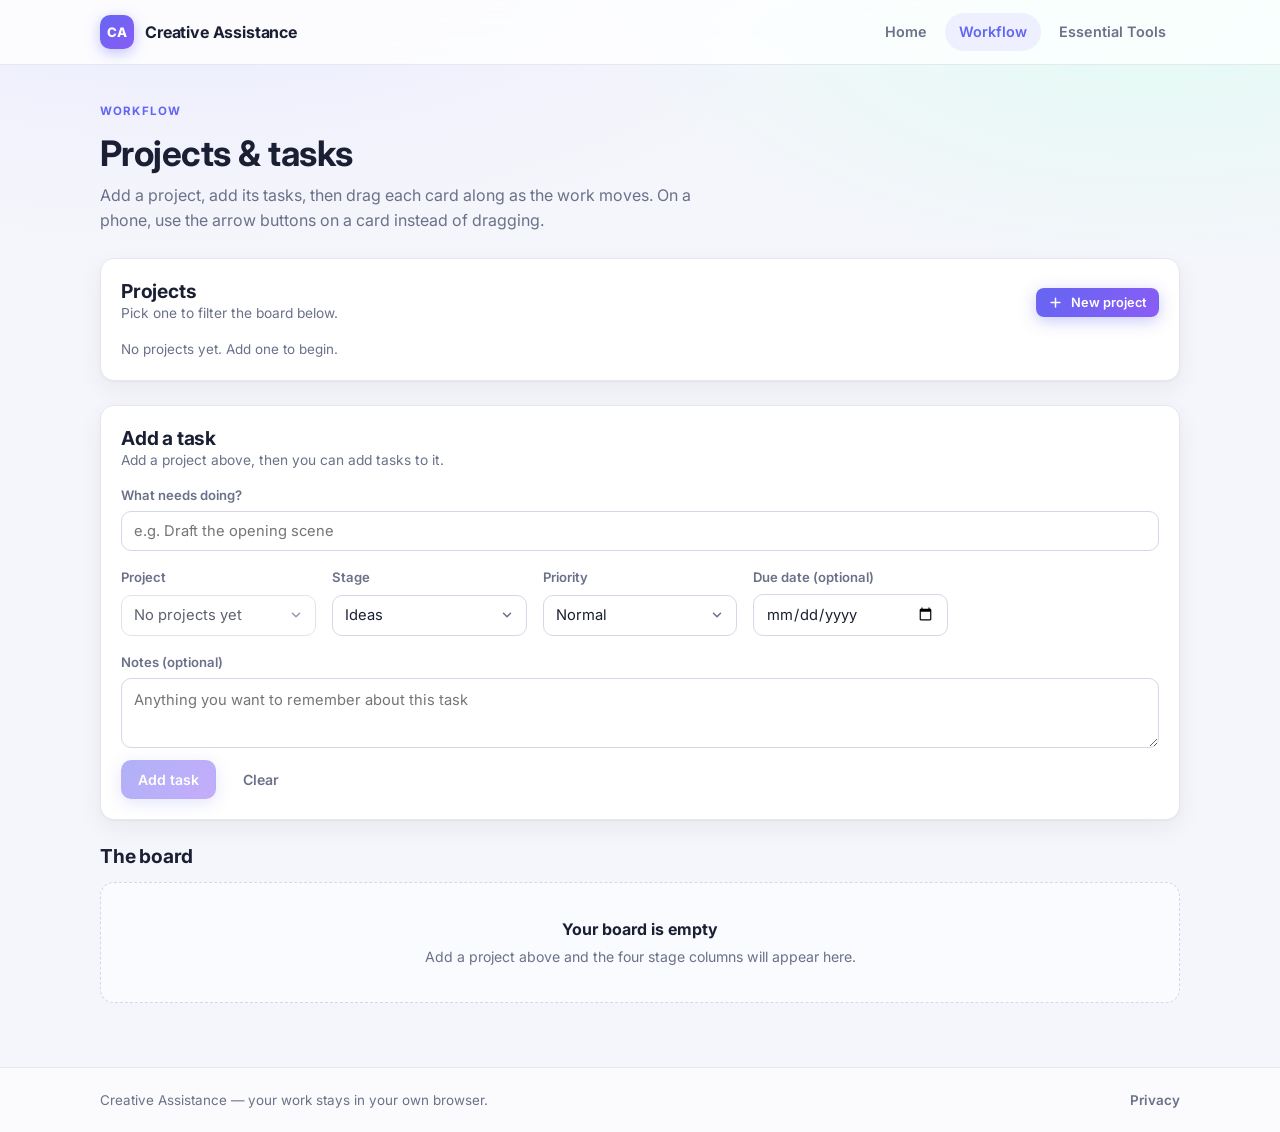
<file: Upsworth Workflow with Nav.html>
<!DOCTYPE html>
<html lang="en">
<head>
  <meta charset="UTF-8">
  <meta name="viewport" content="width=device-width, initial-scale=1.0">
  <title>Redirecting to the Workflow board…</title>
  <meta name="robots" content="noindex">
  <!-- This page used to load its content from a folder on one PC (D:\W\code\flow),
       which meant it showed nothing when opened online. The board now lives at
       workflow.html, so this address simply forwards there. -->
  <meta http-equiv="refresh" content="0; url=workflow.html">
  <link rel="canonical" href="workflow.html">
  <style>
    body { margin: 0; min-height: 100vh; display: grid; place-items: center;
           font-family: 'Inter', -apple-system, BlinkMacSystemFont, 'Segoe UI', sans-serif;
           background: #f5f6fb; color: #1b1f33; text-align: center; padding: 24px; }
    a { color: #6366f1; font-weight: 600; }
  </style>
</head>
<body>
  <div>
    <p>Taking you to the Workflow board…</p>
    <p><a href="workflow.html">Continue to the Workflow board</a></p>
  </div>
  <script>window.location.replace('workflow.html');</script>
</body>
</html>
</file>
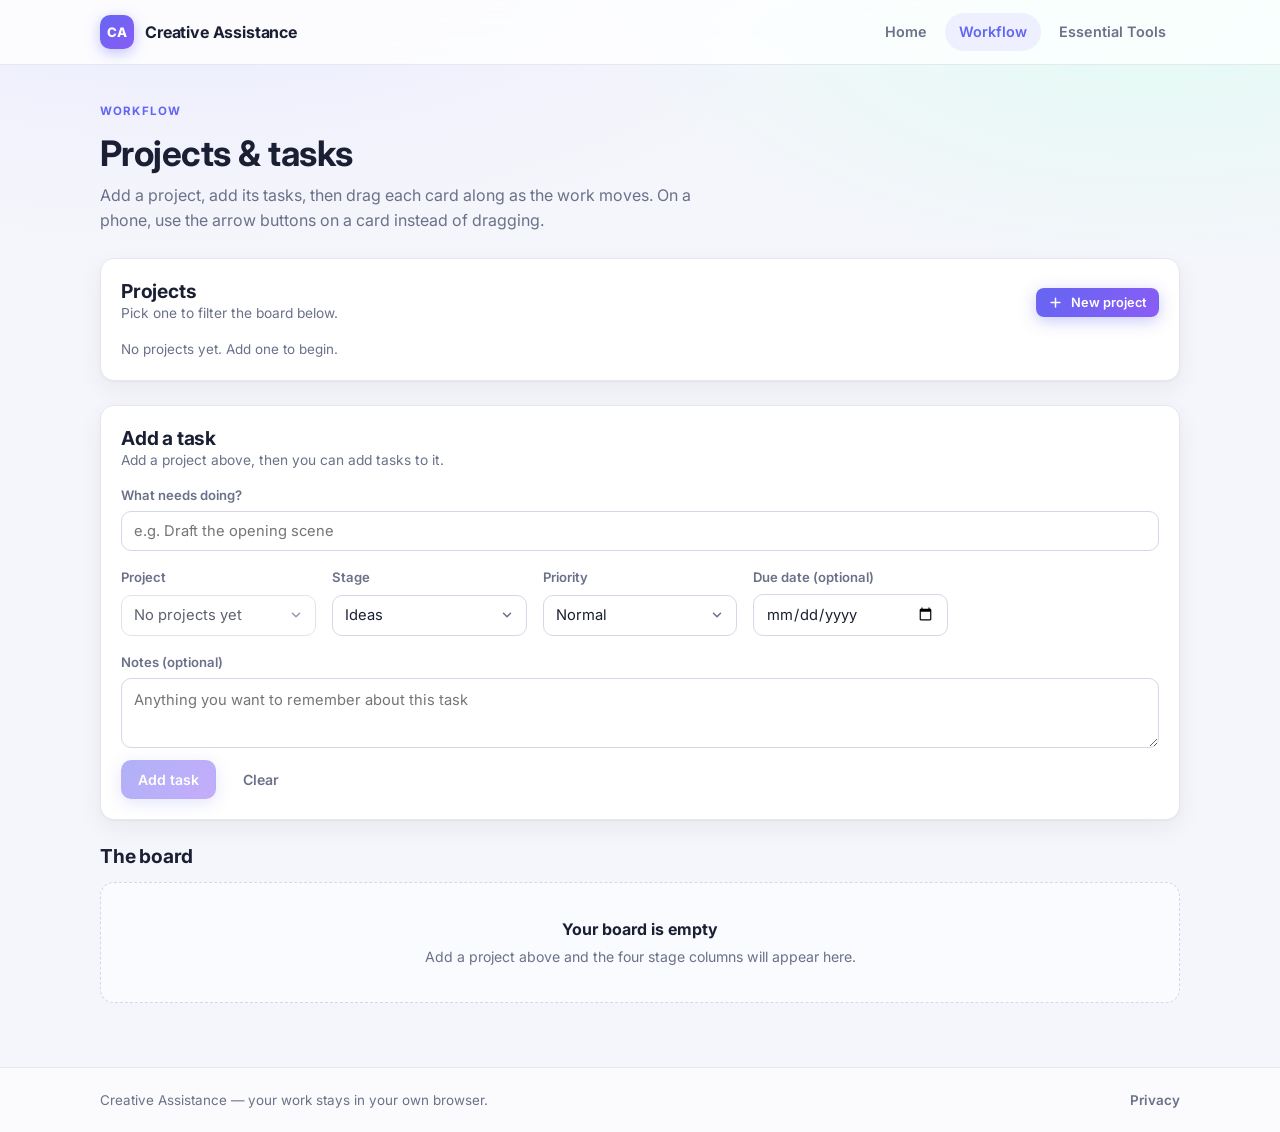
<file: workflow.html>
<!DOCTYPE html>
<html lang="en">
<head>
  <meta charset="UTF-8">
  <meta name="viewport" content="width=device-width, initial-scale=1.0">
  <title>Workflow — Creative Assistance</title>
  <meta name="description" content="Set up projects and move their tasks through Ideas, In Progress, Review and Done on a simple board.">
  <meta name="theme-color" content="#6366f1">
  <link rel="icon" type="image/svg+xml" href="assets/favicon.svg">
  <link rel="preconnect" href="https://fonts.googleapis.com">
  <link rel="preconnect" href="https://fonts.gstatic.com" crossorigin>
  <link rel="stylesheet" href="https://fonts.googleapis.com/css2?family=Inter:wght@400;500;600;700;800&display=swap">
  <link rel="stylesheet" href="assets/css/site.css">
</head>
<body>

  <header class="site-head" data-site-head></header>

  <main class="wrap">

    <div class="page-head">
      <span class="eyebrow">Workflow</span>
      <h1>Projects &amp; tasks</h1>
      <p>Add a project, add its tasks, then drag each card along as the work moves.
         On a phone, use the arrow buttons on a card instead of dragging.</p>
    </div>

    <div class="stack-l">

      <!-- Projects -->
      <section class="card" aria-labelledby="projHeading">
        <div class="card-head">
          <div>
            <h2 id="projHeading">Projects</h2>
            <p class="card-sub">Pick one to filter the board below.</p>
          </div>
          <button class="btn btn-primary btn-sm" type="button" id="addProjectBtn">
            <svg width="15" height="15" viewBox="0 0 24 24" fill="none" stroke="currentColor" stroke-width="2.4" stroke-linecap="round" aria-hidden="true">
              <path d="M12 5v14M5 12h14"></path>
            </svg>
            New project
          </button>
        </div>

        <form class="stack" id="projectForm" hidden>
          <div class="row" style="align-items:flex-end">
            <div class="field grow" style="min-width:200px">
              <label for="projectName">Project name</label>
              <input class="input" type="text" id="projectName" maxlength="60" placeholder="e.g. Spring campaign" required>
            </div>
            <button class="btn btn-primary" type="submit">Add project</button>
            <button class="btn btn-ghost" type="button" id="cancelProject">Cancel</button>
          </div>
        </form>

        <div class="row" id="projectChips" style="margin-top:14px"></div>
      </section>

      <!-- Add a task -->
      <section class="card" aria-labelledby="taskHeading">
        <div class="card-head">
          <div>
            <h2 id="taskHeading">Add a task</h2>
            <p class="card-sub" id="taskHint">Choose a project first.</p>
          </div>
        </div>

        <form class="stack" id="taskForm">
          <div class="grid" style="grid-template-columns:repeat(auto-fit,minmax(170px,1fr))">
            <div class="field" style="grid-column:1/-1">
              <label for="taskTitle">What needs doing?</label>
              <input class="input" type="text" id="taskTitle" maxlength="120" placeholder="e.g. Draft the opening scene" required>
            </div>
            <div class="field">
              <label for="taskProject">Project</label>
              <select class="select" id="taskProject" required></select>
            </div>
            <div class="field">
              <label for="taskStage">Stage</label>
              <select class="select" id="taskStage"></select>
            </div>
            <div class="field">
              <label for="taskPriority">Priority</label>
              <select class="select" id="taskPriority"></select>
            </div>
            <div class="field">
              <label for="taskDue">Due date <span class="muted">(optional)</span></label>
              <input class="input" type="date" id="taskDue">
            </div>
            <div class="field" style="grid-column:1/-1">
              <label for="taskNotes">Notes <span class="muted">(optional)</span></label>
              <textarea class="textarea" id="taskNotes" rows="2" maxlength="600" style="min-height:70px" placeholder="Anything you want to remember about this task"></textarea>
            </div>
          </div>
          <div class="row">
            <button class="btn btn-primary" type="submit" id="taskSubmit">Add task</button>
            <button class="btn btn-ghost" type="reset">Clear</button>
          </div>
        </form>
      </section>

      <!-- Board -->
      <section aria-labelledby="boardHeading">
        <div class="card-head">
          <div>
            <h2 id="boardHeading">The board</h2>
            <p class="card-sub" id="boardSummary"></p>
          </div>
          <button class="btn btn-sm btn-danger" type="button" id="clearDoneBtn" hidden>Clear Done column</button>
        </div>
        <div id="boardHost"></div>
      </section>

    </div>
  </main>

  <footer class="site-foot" data-site-foot></footer>

  <script src="assets/js/app.js"></script>
  <script src="assets/js/workflow.js"></script>
</body>
</html>
</file>
<file: assets/css/site.css>
/* ==========================================================================
   Creative Assistance — shared stylesheet
   Everything visual is driven by the variables below.
   ========================================================================== */

:root {
  --bg: #f5f6fb;
  --bg-tint: radial-gradient(1200px 600px at 15% -10%, #e8e9ff 0%, transparent 60%),
             radial-gradient(1000px 500px at 90% 0%, #e2fbf4 0%, transparent 55%);
  --surface: #ffffff;
  --surface-2: #fafbfe;
  --border: #e6e8f0;
  --border-strong: #d4d8e6;

  --text: #1b1f33;
  --muted: #6a7189;
  --faint: #9aa1b5;

  --brand: #6366f1;
  --brand-2: #8b5cf6;
  --brand-soft: #eef0ff;
  --tools: #10b981;
  --tools-2: #06b6d4;
  --tools-soft: #e7fbf4;
  --warn: #f59e0b;
  --danger: #ef4444;

  --radius: 14px;
  --radius-sm: 10px;
  --shadow: 0 1px 2px rgba(27, 31, 51, .04), 0 8px 24px rgba(27, 31, 51, .06);
  --shadow-lift: 0 10px 34px rgba(27, 31, 51, .12);
  --ring: 0 0 0 3px rgba(99, 102, 241, .22);

  --font: 'Inter', -apple-system, BlinkMacSystemFont, 'Segoe UI', Roboto, Helvetica, Arial, sans-serif;
  --mono: ui-monospace, SFMono-Regular, Menlo, Consolas, monospace;
}

* { box-sizing: border-box; }

/* Any class that sets `display` would otherwise beat the browser's own rule for
   the `hidden` attribute, leaving hidden panels and buttons on screen. */
[hidden] { display: none !important; }

html { -webkit-text-size-adjust: 100%; }

body {
  margin: 0;
  min-height: 100vh;
  font-family: var(--font);
  color: var(--text);
  background-color: var(--bg);
  background-image: var(--bg-tint);
  background-repeat: no-repeat;
  line-height: 1.55;
  -webkit-font-smoothing: antialiased;
}

h1, h2, h3, h4 { margin: 0; line-height: 1.25; font-weight: 700; letter-spacing: -.015em; }
h1 { font-size: clamp(1.6rem, 1.2rem + 1.6vw, 2.2rem); }
h2 { font-size: 1.2rem; }
h3 { font-size: 1rem; }
p  { margin: 0; }
a  { color: var(--brand); text-decoration: none; }
a:hover { text-decoration: underline; }

:focus-visible { outline: none; box-shadow: var(--ring); border-radius: 8px; }

/* ---------- layout ---------------------------------------------------- */

.wrap { width: 100%; max-width: 1120px; margin: 0 auto; padding: 0 20px; }

main.wrap { padding-top: 32px; padding-bottom: 64px; }

.stack   { display: grid; gap: 12px; }
.stack-l { display: grid; gap: 24px; }
.row {
  display: flex; align-items: center; gap: 10px; flex-wrap: wrap;
}
.row-between {
  display: flex; align-items: center; justify-content: space-between; gap: 14px; flex-wrap: wrap;
}
.grow { flex: 1 1 auto; min-width: 0; }

.grid { display: grid; gap: 16px; }
.grid-2 { grid-template-columns: repeat(auto-fit, minmax(280px, 1fr)); }
.grid-3 { grid-template-columns: repeat(auto-fit, minmax(240px, 1fr)); }
.grid-4 { grid-template-columns: repeat(auto-fit, minmax(180px, 1fr)); }

/* ---------- header ---------------------------------------------------- */

.site-head {
  position: sticky; top: 0; z-index: 50;
  background: rgba(255, 255, 255, .82);
  backdrop-filter: saturate(180%) blur(12px);
  border-bottom: 1px solid var(--border);
}
.site-head .wrap {
  display: flex; align-items: center; justify-content: space-between;
  gap: 16px; height: 64px;
}

.brand { display: flex; align-items: center; gap: 11px; color: var(--text); }
.brand:hover { text-decoration: none; }
.brand-mark {
  width: 34px; height: 34px; flex: 0 0 34px;
  border-radius: 10px;
  background: linear-gradient(135deg, var(--brand), var(--brand-2));
  color: #fff; font-weight: 800; font-size: .82rem; letter-spacing: .02em;
  display: grid; place-items: center;
  box-shadow: 0 4px 14px rgba(99, 102, 241, .38);
}
.brand-name { font-weight: 700; font-size: 1rem; letter-spacing: -.01em; white-space: nowrap; }

.site-nav { display: flex; align-items: center; gap: 4px; }
.site-nav a {
  padding: 8px 14px; border-radius: 999px;
  color: var(--muted); font-size: .9rem; font-weight: 600;
  white-space: nowrap;
}
.site-nav a:hover { background: var(--surface-2); color: var(--text); text-decoration: none; }
.site-nav a[aria-current="page"] {
  background: var(--brand-soft); color: var(--brand);
}

.nav-toggle {
  display: none;
  background: var(--surface); border: 1px solid var(--border);
  border-radius: var(--radius-sm); padding: 8px 10px; cursor: pointer; color: var(--text);
}

@media (max-width: 640px) {
  .nav-toggle { display: grid; place-items: center; }
  .site-nav {
    position: absolute; top: 64px; right: 20px; left: 20px;
    flex-direction: column; align-items: stretch; gap: 2px;
    background: var(--surface); border: 1px solid var(--border);
    border-radius: var(--radius); padding: 8px; box-shadow: var(--shadow-lift);
  }
  .site-nav[hidden] { display: none; }
  .site-nav a { padding: 11px 14px; border-radius: var(--radius-sm); }
}

/* ---------- page intro ------------------------------------------------ */

.page-head { margin-bottom: 26px; }
.page-head p { color: var(--muted); margin-top: 8px; max-width: 62ch; }

.eyebrow {
  display: inline-block; margin-bottom: 10px;
  font-size: .72rem; font-weight: 700; letter-spacing: .1em; text-transform: uppercase;
  color: var(--brand);
}

/* ---------- cards ----------------------------------------------------- */

.card {
  background: var(--surface);
  border: 1px solid var(--border);
  border-radius: var(--radius);
  padding: 20px;
  box-shadow: var(--shadow);
}
.card-head {
  display: flex; align-items: center; justify-content: space-between;
  gap: 12px; margin-bottom: 14px;
}
.card-head h2, .card-head h3 { letter-spacing: -.01em; }
.card-sub { color: var(--muted); font-size: .86rem; }

.link-card { display: block; color: inherit; transition: transform .18s ease, box-shadow .18s ease; }
.link-card:hover {
  text-decoration: none; transform: translateY(-3px); box-shadow: var(--shadow-lift);
}
.link-card .icon {
  width: 42px; height: 42px; border-radius: 12px;
  display: grid; place-items: center; color: #fff; margin-bottom: 14px;
}
.icon-brand { background: linear-gradient(135deg, var(--brand), var(--brand-2)); box-shadow: 0 4px 16px rgba(99,102,241,.35); }
.icon-tools { background: linear-gradient(135deg, var(--tools), var(--tools-2)); box-shadow: 0 4px 16px rgba(16,185,129,.32); }
.link-card p { color: var(--muted); font-size: .9rem; margin-top: 6px; }
.link-card .more { display: inline-block; margin-top: 14px; font-weight: 600; font-size: .88rem; color: var(--brand); }

/* ---------- stats ----------------------------------------------------- */

.stat {
  background: var(--surface); border: 1px solid var(--border);
  border-radius: var(--radius); padding: 16px 18px; box-shadow: var(--shadow);
}
.stat-value { font-size: 1.9rem; font-weight: 800; letter-spacing: -.03em; line-height: 1.1; }
.stat-label { color: var(--muted); font-size: .82rem; font-weight: 600; margin-top: 4px; }
.stat-bar { height: 4px; border-radius: 99px; background: var(--border); margin-top: 12px; overflow: hidden; }
.stat-bar > span { display: block; height: 100%; border-radius: 99px; background: linear-gradient(90deg, var(--brand), var(--brand-2)); }

/* ---------- buttons --------------------------------------------------- */

.btn {
  appearance: none; cursor: pointer;
  display: inline-flex; align-items: center; justify-content: center; gap: 8px;
  padding: 10px 16px;
  font-family: var(--font); font-size: .88rem; font-weight: 600;
  color: var(--text); background: var(--surface);
  border: 1px solid var(--border-strong); border-radius: var(--radius-sm);
  transition: transform .15s ease, box-shadow .15s ease, background .15s ease;
  white-space: nowrap;
}
.btn:hover { background: var(--surface-2); }
.btn:active { transform: translateY(1px); }
.btn[disabled] { opacity: .5; cursor: not-allowed; }

.btn-primary {
  color: #fff; border-color: transparent;
  background: linear-gradient(135deg, var(--brand), var(--brand-2));
  box-shadow: 0 4px 16px rgba(99, 102, 241, .34);
}
.btn-primary:hover { background: linear-gradient(135deg, #5457ee, #7f4bf5); box-shadow: 0 6px 22px rgba(99,102,241,.46); }

.btn-tools {
  color: #fff; border-color: transparent;
  background: linear-gradient(135deg, var(--tools), var(--tools-2));
  box-shadow: 0 4px 16px rgba(16, 185, 129, .32);
}
.btn-tools:hover { background: linear-gradient(135deg, #0da972, #05a9bd); }

.btn-ghost { background: transparent; border-color: transparent; color: var(--muted); }
.btn-ghost:hover { background: var(--surface-2); color: var(--text); }

.btn-sm { padding: 6px 11px; font-size: .8rem; border-radius: 8px; }
.btn-icon { padding: 7px; border-radius: 8px; line-height: 0; }
.btn-danger { color: var(--danger); }
.btn-danger:hover { background: #fef2f2; border-color: #fecaca; }

/* ---------- form fields ----------------------------------------------- */

.field { display: grid; gap: 6px; }
.field > label { font-size: .82rem; font-weight: 600; color: var(--muted); }

.input, .select, .textarea {
  width: 100%; font-family: var(--font); font-size: .92rem; color: var(--text);
  background: var(--surface);
  border: 1px solid var(--border-strong); border-radius: var(--radius-sm);
  padding: 10px 12px;
  transition: box-shadow .15s ease, border-color .15s ease;
}
.input:focus, .select:focus, .textarea:focus {
  outline: none; border-color: var(--brand); box-shadow: var(--ring);
}
.textarea { resize: vertical; min-height: 110px; line-height: 1.6; }
.select { appearance: none; padding-right: 34px;
  background-image: url("data:image/svg+xml,%3Csvg xmlns='http://www.w3.org/2000/svg' width='14' height='14' viewBox='0 0 24 24' fill='none' stroke='%236a7189' stroke-width='2.5' stroke-linecap='round'%3E%3Cpath d='M6 9l6 6 6-6'/%3E%3C/svg%3E");
  background-repeat: no-repeat; background-position: right 12px center;
}
.input-mono { font-family: var(--mono); }

/* ---------- misc ------------------------------------------------------ */

.badge {
  display: inline-flex; align-items: center; gap: 5px;
  padding: 3px 9px; border-radius: 999px;
  font-size: .72rem; font-weight: 700; letter-spacing: .01em;
  background: var(--surface-2); border: 1px solid var(--border); color: var(--muted);
}
.badge-dot { width: 7px; height: 7px; border-radius: 50%; background: currentColor; flex: 0 0 7px; }
.badge-high { background: #fef2f2; border-color: #fecaca; color: #b91c1c; }
.badge-normal { background: var(--brand-soft); border-color: #dcdffd; color: #4f46e5; }
.badge-low { background: var(--surface-2); }
.badge-due { background: #fffbeb; border-color: #fde68a; color: #b45309; }
.badge-over { background: #fef2f2; border-color: #fecaca; color: #b91c1c; }

.empty {
  text-align: center; padding: 34px 20px; color: var(--muted);
  border: 1px dashed var(--border-strong); border-radius: var(--radius);
  background: var(--surface-2);
}
.empty strong { display: block; color: var(--text); margin-bottom: 4px; }
.empty p { font-size: .88rem; }

.muted { color: var(--muted); }
.small { font-size: .84rem; }
.sr-only {
  position: absolute; width: 1px; height: 1px; padding: 0; margin: -1px;
  overflow: hidden; clip: rect(0 0 0 0); white-space: nowrap; border: 0;
}
hr.sep { border: 0; border-top: 1px solid var(--border); margin: 18px 0; }

/* ---------- workflow board -------------------------------------------- */

.board {
  display: grid; gap: 14px; align-items: start;
  grid-template-columns: repeat(4, minmax(220px, 1fr));
}
@media (max-width: 900px) {
  .board { grid-template-columns: repeat(2, minmax(0, 1fr)); }
}
@media (max-width: 560px) {
  .board { grid-template-columns: 1fr; }
}

.column {
  background: rgba(255,255,255,.66);
  border: 1px solid var(--border);
  border-radius: var(--radius);
  padding: 12px;
  transition: background .15s ease, border-color .15s ease;
}
.column.drag-over { background: var(--brand-soft); border-color: var(--brand); }
.column-head {
  display: flex; align-items: center; gap: 8px;
  padding: 2px 4px 12px;
  font-size: .84rem; font-weight: 700;
}
.column-head .count {
  margin-left: auto; color: var(--muted); font-weight: 600;
  background: var(--surface); border: 1px solid var(--border);
  border-radius: 999px; padding: 1px 8px; font-size: .74rem;
}
.column-body { display: grid; gap: 10px; min-height: 48px; }
.column-empty {
  font-size: .82rem; color: var(--faint); text-align: center;
  padding: 18px 8px; border: 1px dashed var(--border-strong); border-radius: var(--radius-sm);
}

.task {
  background: var(--surface); border: 1px solid var(--border);
  border-left: 3px solid var(--brand);
  border-radius: var(--radius-sm); padding: 12px;
  box-shadow: 0 1px 2px rgba(27,31,51,.05);
  cursor: grab; transition: box-shadow .15s ease, transform .15s ease;
}
.task:hover { box-shadow: var(--shadow); }
.task.dragging { opacity: .45; }
.task-title { font-size: .9rem; font-weight: 600; word-break: break-word; }
.task-notes { font-size: .82rem; color: var(--muted); margin-top: 5px; word-break: break-word; white-space: pre-wrap; }
.task-meta { display: flex; align-items: center; gap: 6px; flex-wrap: wrap; margin-top: 10px; }
.task-actions { display: flex; gap: 2px; margin-top: 10px; padding-top: 9px; border-top: 1px solid var(--border); }
.task-actions .btn { flex: 0 0 auto; }
.task-project { font-size: .74rem; font-weight: 700; }

.project-chip {
  display: inline-flex; align-items: center; gap: 7px;
  padding: 7px 13px; border-radius: 999px; cursor: pointer;
  background: var(--surface); border: 1px solid var(--border-strong);
  font-family: var(--font); font-size: .84rem; font-weight: 600; color: var(--text);
}
.project-chip:hover { background: var(--surface-2); }
.project-chip[aria-pressed="true"] { border-color: var(--brand); background: var(--brand-soft); color: var(--brand); }
.project-chip .swatch { width: 9px; height: 9px; border-radius: 50%; flex: 0 0 9px; }
.project-chip .n { color: var(--faint); font-weight: 600; }

/* ---------- tools ----------------------------------------------------- */

.tool-nav { display: flex; gap: 6px; flex-wrap: wrap; margin-bottom: 22px; }
.tool-tab {
  cursor: pointer; padding: 9px 15px; border-radius: 999px;
  background: var(--surface); border: 1px solid var(--border-strong);
  font-family: var(--font); font-size: .86rem; font-weight: 600; color: var(--muted);
}
.tool-tab:hover { color: var(--text); }
.tool-tab[aria-selected="true"] {
  background: linear-gradient(135deg, var(--tools), var(--tools-2));
  border-color: transparent; color: #fff;
  box-shadow: 0 4px 14px rgba(16,185,129,.3);
}

.count-grid { display: grid; gap: 10px; grid-template-columns: repeat(auto-fit, minmax(112px, 1fr)); }
.count-box {
  background: var(--surface-2); border: 1px solid var(--border);
  border-radius: var(--radius-sm); padding: 13px; text-align: center;
}
.count-box b { display: block; font-size: 1.4rem; letter-spacing: -.02em; }
.count-box span { font-size: .76rem; color: var(--muted); font-weight: 600; }

.timer-display {
  font-family: var(--mono); font-size: clamp(3rem, 2rem + 8vw, 4.6rem);
  font-weight: 700; letter-spacing: -.04em; text-align: center;
  font-variant-numeric: tabular-nums; line-height: 1.05;
}
.timer-ring { height: 5px; border-radius: 99px; background: var(--border); overflow: hidden; margin: 6px 0 18px; }
.timer-ring > span {
  display: block; height: 100%; border-radius: 99px;
  background: linear-gradient(90deg, var(--tools), var(--tools-2));
  transition: width .4s linear;
}
.timer-mode { text-align: center; margin-bottom: 4px; }

.palette { display: grid; gap: 10px; grid-template-columns: repeat(auto-fit, minmax(120px, 1fr)); }
.swatch-card {
  border: 1px solid var(--border); border-radius: var(--radius-sm);
  overflow: hidden; background: var(--surface); cursor: pointer; text-align: left;
  font-family: var(--font); padding: 0;
}
.swatch-card:hover { box-shadow: var(--shadow); }
.swatch-card .fill { height: 84px; }
.swatch-card .hex {
  padding: 9px 10px; font-family: var(--mono); font-size: .82rem; font-weight: 600;
  display: flex; align-items: center; justify-content: space-between; gap: 6px;
}
.swatch-card .hex small { color: var(--faint); font-family: var(--font); }

.check-list { display: grid; gap: 8px; }
.check-item {
  display: flex; align-items: flex-start; gap: 11px;
  background: var(--surface-2); border: 1px solid var(--border);
  border-radius: var(--radius-sm); padding: 11px 13px;
}
.check-item input[type="checkbox"] { width: 17px; height: 17px; margin-top: 2px; accent-color: var(--tools); cursor: pointer; flex: 0 0 17px; }
.check-item .txt { flex: 1 1 auto; font-size: .9rem; word-break: break-word; }
.check-item.done .txt { text-decoration: line-through; color: var(--faint); }

.note-item {
  background: var(--surface-2); border: 1px solid var(--border);
  border-radius: var(--radius-sm); padding: 12px 13px;
}
.note-item .body { font-size: .89rem; white-space: pre-wrap; word-break: break-word; }
.note-item .when { font-size: .74rem; color: var(--faint); margin-top: 7px; }

/* ---------- toast ----------------------------------------------------- */

.toast-host {
  position: fixed; bottom: 22px; left: 50%; transform: translateX(-50%);
  z-index: 9999; display: grid; gap: 8px; justify-items: center;
  pointer-events: none; width: calc(100% - 40px); max-width: 420px;
}
.toast {
  background: #1b1f33; color: #fff; font-size: .87rem; font-weight: 500;
  padding: 11px 18px; border-radius: 999px;
  box-shadow: 0 10px 34px rgba(27,31,51,.3);
  animation: toast-in .22s ease both;
}
@keyframes toast-in { from { opacity: 0; transform: translateY(10px); } }

/* ---------- footer ---------------------------------------------------- */

.site-foot {
  border-top: 1px solid var(--border);
  background: rgba(255,255,255,.6);
  padding: 22px 0;
  font-size: .84rem; color: var(--muted);
}
.site-foot .wrap { display: flex; align-items: center; justify-content: space-between; gap: 14px; flex-wrap: wrap; }
.site-foot a { color: var(--muted); font-weight: 600; }

@media print { .site-head, .site-foot, .btn, .tool-nav { display: none !important; } }
</file>
